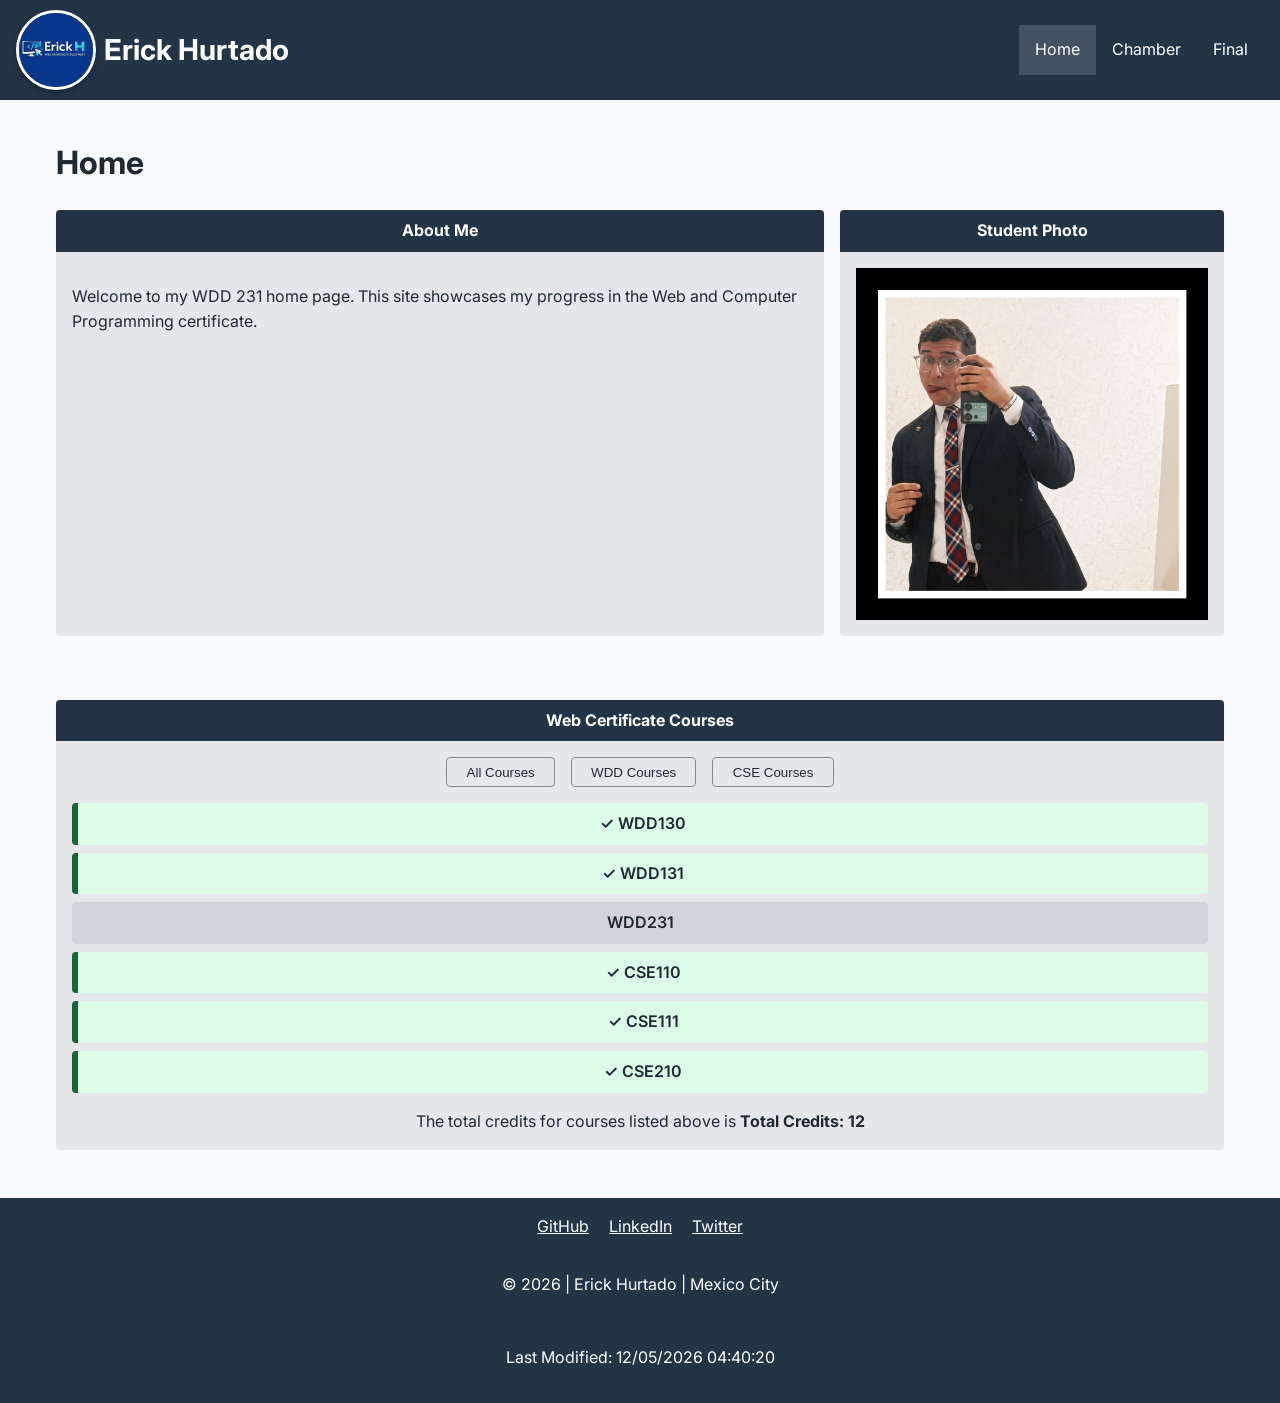
<file: index.html>
<!DOCTYPE html>
<html lang="en">
<head>
  <meta charset="UTF-8">
  <meta name="description" content="WDD 231 Home Page – Erick Hurtado - Web and Computer Programming">
  <meta name="author" content="Erick Hurtado">
  <meta name="viewport" content="width=device-width, initial-scale=1.0">

  <title>WDD 231 | Home</title>

  <link rel="preconnect" href="https://fonts.googleapis.com">
  <link rel="preconnect" href="https://fonts.gstatic.com" crossorigin>
  <link href="https://fonts.googleapis.com/css2?family=Inter:wght@400;600;700&display=swap" rel="stylesheet">

  <link rel="stylesheet" href="styles/styles_small.css">
  <link rel="stylesheet" href="styles/styles_large.css" media="(min-width:768px)">
  <script src="scripts/main.js" defer></script>
</head>

<body>
  <header class="site-header">
    <div class="logo-area">
        <img src="images/logo.svg" alt="Logo" class="logo">
        <span class="site-name">Erick Hurtado</span>
    </div>

    <div class="nav-wrapper">
        <button id="menuButton" aria-label="Open navigation menu">
            ☰
        </button>

        <nav id="primaryNav">
            <a href="index.html" class="active">Home</a>
            <a href="chamber/index.html">Chamber</a>
            <a href="final/index.html">Final</a>
        </nav>
    </div>
  </header>

  <main>
  <h1>Home</h1>

  <div class="home-grid">
    <section class="card about">
      <h2>About Me</h2>
      <p>
        Welcome to my WDD 231 home page. This site showcases my progress
        in the Web and Computer Programming certificate.
      </p>
    </section>

    <section class="card photo">
      <h2>Student Photo</h2>
      <img src="images/profile.jpg" alt="Student photo">
    </section>
  </div>

  <section class="card certificate">

    <h2>Web Certificate Courses</h2>

    <div class="course-controls">
        <button data-filter="all" id="allBtn">All Courses</button>
        <button data-filter="wdd" id="wddBtn">WDD Courses</button>
        <button data-filter="cse" id="cseBtn">CSE Courses</button>
    </div>

    <div id="courses" class="course-list"></div>

    <p class="credits">
        The total credits for courses listed above is
        <strong><span id="totalCredits">0</span></strong>
    </p>

  </section>
  </main>

  <footer>
    <div class="social">
      <a href="https://github.com/yourusername" target="_blank">GitHub</a>
      <a href="https://www.linkedin.com/in/yourusername" target="_blank">LinkedIn</a>
      <a href="https://twitter.com" target="_blank">Twitter</a>
    </div>

    <div class="footer-info">
      <p>
        &copy; <span id="currentYear"></span> | Erick Hurtado | Mexico City
      </p>
    </div>

    <div>
      <p id="lastModified"></p>
    </div>
  </footer>
</body>
</html>
</file>
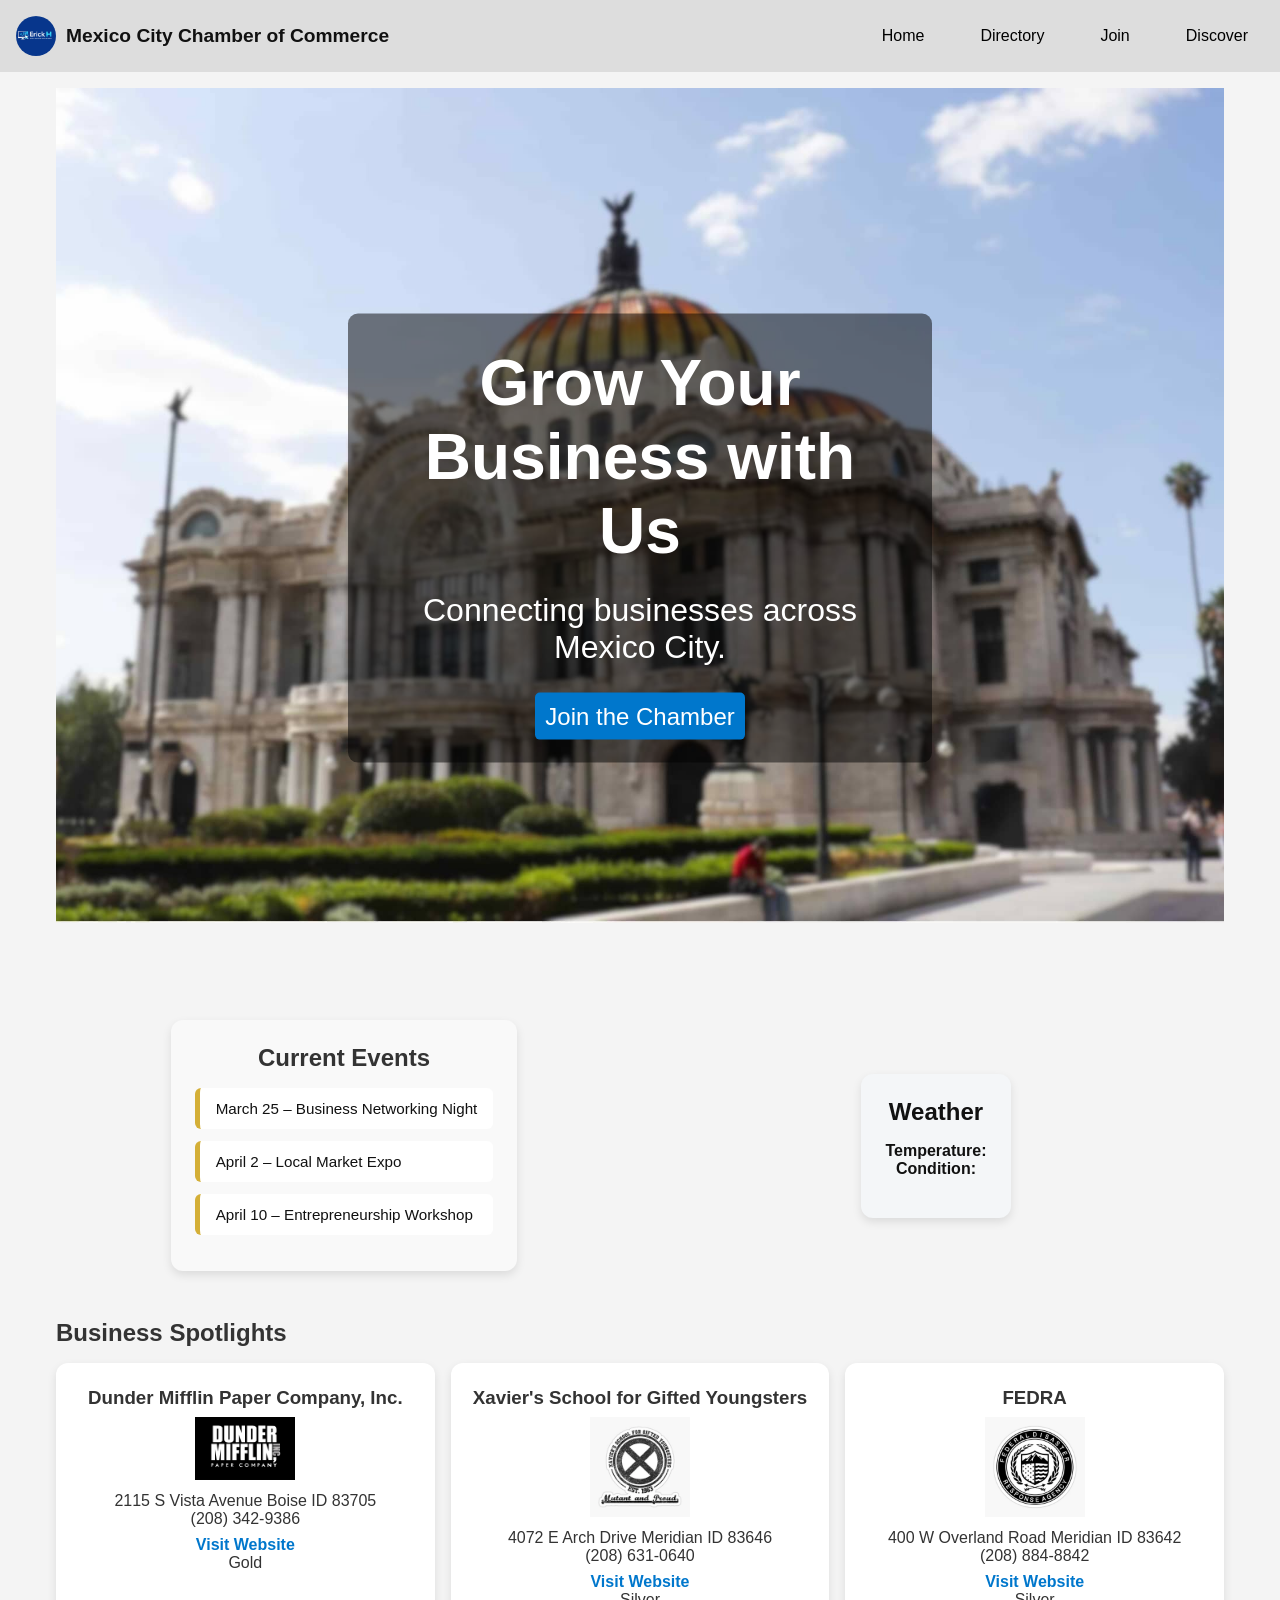
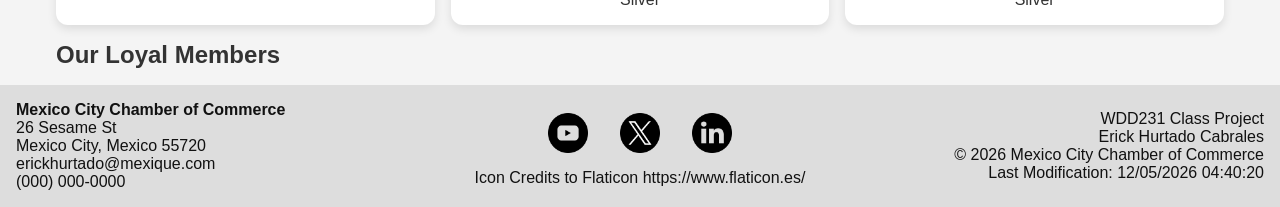
<file: chamber/index.html>
<!DOCTYPE html>
    <html lang="en-US">

    <head>
        <link rel="stylesheet" href="styles/styles.css">
        <link rel="stylesheet" href="styles/styles_large.css">
        <meta charset="utf-8">
        <meta name="viewport" content="width=device-width, initial-scale=1.0">
        <title>WDD 231 – Chamber of Commerce Home Page – Erick Hurtado Cabrales</title>
        <link rel="icon" href="images/favicon.ico">
        <meta name="description" content="WDD 231 – Chamber of Commerce Home Page – Erick Hurtado Cabrales">
        <meta name="author" content="Erick Hurtado">
        <meta property="og:title" content="WDD 231">
        <meta property="og:description" content="Welcome to the Chamber of Commerce Home Page, made by Erick Hurtado.">
        <meta property="og:url" content="https://erickhurtad0.github.io/wdd231/chamber/index.html">
        <meta property="og:locale" content="en_US">
        <meta property="og:image" content="https://erickhurtad0.github.io/wdd231/chamber/images/logo.png">
        <meta property="og:image:width" content="1920">
        <meta property="og:image:height" content="1280">
        <meta property="og:type" content="website">
        <meta property="og:site_name" content="Chamber of Commerce Home Page">
        <link rel="preconnect" href="https://fonts.googleapis.com">
        <link rel="preconnect" href="https://fonts.gstatic.com" crossorigin>
        <link href="https://fonts.googleapis.com/css2?family=Merriweather:ital,opsz,wght@0,18..144,300..900;1,18..144,300..900&family=Roboto+Slab:wght@100..900&display=swap" rel="stylesheet">
        <script src="scripts/scripts_index.js" defer></script>
    </head>

        <body>
            <header>

                <div class="logo-area">
                <img src="images/logo.png" alt="Chamber Logo">
                <h1>Mexico City Chamber of Commerce</h1>
                </div>

                <div class="nav-controls">
                <button id="menuButton">☰</button>
                </div>

                <nav id="primaryNav">
                <ul>
                <li><a href="index.html">Home</a></li>
                <li><a href="directory.html">Directory</a></li>
                <li><a href="join.html">Join</a></li>
                <li><a href="discover.html">Discover</a></li>
                </ul>
                </nav>

            </header>

            <main>

                <section class="hero">
                    <img src="images/hero.jpg" alt="Mexico City Business District">
                    <div class="hero-text">
                        <h2>Grow Your Business with Us</h2>
                        <p>Connecting businesses across Mexico City.</p>
                        <a href="#" class="cta-button">Join the Chamber</a>
                    </div>
                </section>

                <div class="home-grid">

                    <section class="events">
                        <h2>Current Events</h2>
                        <ul>
                            <li> March 25 – Business Networking Night</li>
                            <li> April 2 – Local Market Expo</li>
                            <li> April 10 – Entrepreneurship Workshop</li>
                        </ul>
                    </section>

                    <section class="weather">
                        <h2>Weather</h2>
                        <p><strong>Temperature:</strong> <span id="current-temp"></span></p>
                        <p><strong>Condition:</strong> <span id="weather-desc"></span></p>
                        <div id="forecast"></div>
                    </section>

                </div>

                <section class="spotlights">
                    <h2>Business Spotlights</h2>
                    <div id="spotlight-container"></div>
                </section>

                <section class="members-section">
                    <h2>Our Loyal Members</h2>
                    <div id="members"></div>
                </section>

            </main>

            <footer>

                <div class="footer-left">
                    <p><strong>Mexico City Chamber of Commerce</strong></p>
                    <p>26 Sesame St</p>
                    <p>Mexico City, Mexico 55720</p>
                    <p>erickhurtado@mexique.com</p>
                    <p>(000) 000-0000</p>
                </div>

                <div class="footer-social">

                    <div class="social-icons">
                        <img src="images/youtube.png" alt="YouTube">
                        <img src="images/xtwitter.png" alt="X">
                        <img src="images/linkedin.png" alt="LinkedIn">
                    </div>

                    <p>Icon Credits to Flaticon https://www.flaticon.es/</p>
                </div>

                <div class="footer-right">
                    <p>WDD231 Class Project</p>
                    <p>Erick Hurtado Cabrales</p>
                    <p>© 2026 Mexico City Chamber of Commerce</p>
                    <p>Last Modification: <span id="lastModified"></span></p>
                </div>

            </footer>
        </body>

    </html>
</file>
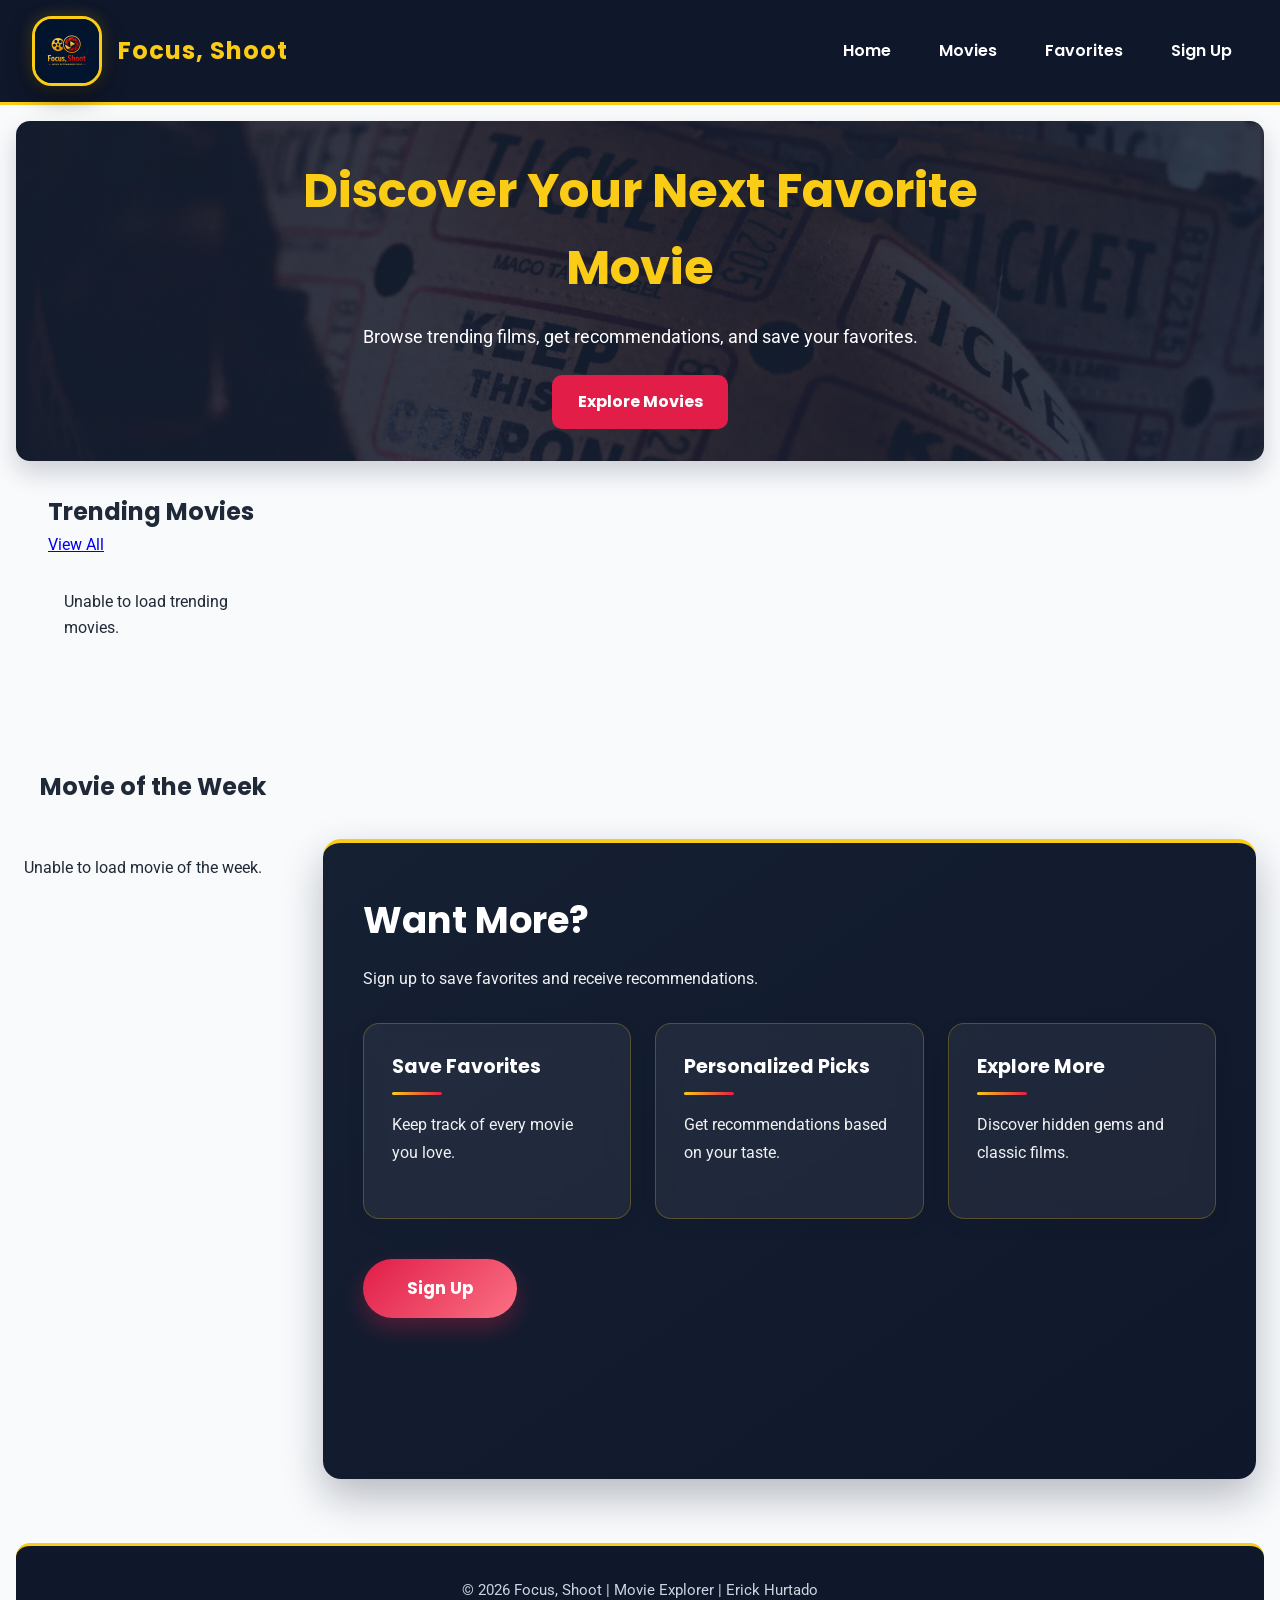
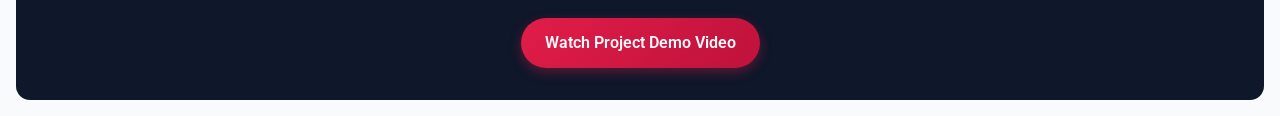
<file: final/index.html>
<!DOCTYPE html>
    <html lang="en">
    <head>
        <link rel="stylesheet" href="styles/styles_large.css">
        <link rel="stylesheet" href="styles/styles_mobile.css">
        <meta charset="utf-8">
        <meta name="viewport" content="width=device-width, initial-scale=1.0">
        <title>WDD 231 – Focus, Shoot Home Page – Erick Hurtado Cabrales</title>
        <link rel="icon" href="images/favicon.ico">
        <link rel="preconnect" href="https://fonts.googleapis.com">
        <link rel="preconnect" href="https://fonts.gstatic.com" crossorigin>
        <link href="https://fonts.googleapis.com/css2?family=Poppins:wght@400;600;700&family=Roboto:wght@400;500&display=swap" rel="stylesheet">
        <meta name="viewport" content="width=device-width, initial-scale=1.0">
        <meta name="description" content="WDD 231 – Focus, Shoot Home Page – Erick Hurtado Cabrales">
        <meta name="author" content="Erick Hurtado">
        <meta property="og:title" content="WDD 231">
        <meta property="og:description" content="Welcome to Focus, Shoot Home Page, made by Erick Hurtado.">
        <meta property="og:url" content="https://erickhurtad0.github.io/wdd231/final/index.html">
        <meta property="og:locale" content="en_US">
        <meta property="og:image" content="https://erickhurtad0.github.io/wdd231/final/images/logo.png">
        <meta property="og:image:width" content="1920">
        <meta property="og:image:height" content="1280">
        <meta property="og:type" content="website">
        <meta property="og:site_name" content="Focus, Shoot Home Page">
        <link rel="preconnect" href="https://fonts.googleapis.com">
        <link rel="preconnect" href="https://fonts.gstatic.com" crossorigin>
        <link href="https://fonts.googleapis.com/css2?family=Merriweather:ital,opsz,wght@0,18..144,300..900;1,18..144,300..900&family=Roboto+Slab:wght@100..900&display=swap" rel="stylesheet">
        <script src="scripts/home.js" type="module"></script>
    </head>

    <body>
    <header>
    <nav class="navbar">
            <div class="logo-container">
                <img src="images/logo.jpg" alt="Focus Shoot logo" class="site-logo">
                <a href="index.html" class="logo">Focus, Shoot</a>
            </div>

            <button id="menuToggle" class="menu-toggle" aria-label="Open menu">
            ☰
            </button>

            <ul id="primaryNav" class="nav-links">
            <li><a href="index.html">Home</a></li>
            <li><a href="movies.html">Movies</a></li>
            <li><a href="favorites.html">Favorites</a></li>
            <li><a href="signup.html">Sign Up</a></li>
            </ul>
        </nav>
    </header>
    
<main>
    <section class="hero">
      <div class="hero-content">
        <h1>Discover Your Next Favorite Movie</h1>
        <p>
          Browse trending films, get recommendations, and save your favorites.
        </p>
        <a href="movies.html" class="hero-btn">Explore Movies</a>
      </div>
    </section>

    <section class="movies-section">
      <div class="section-header">
        <h2>Trending Movies</h2>
        <a href="movies.html" class="view-all-btn">View All</a>
      </div>

      <div class="movie-grid" id="trending-container">
        <p class="loading-text">Loading trending movies...</p>
      </div>
    </section>

    <section class="random-section">
      <div class="section-header">
        <h2>Movie of the Week</h2>
      </div>
      
      <div id="random-movie">
        <p class="loading-text">Loading movie of the week...</p>
      </div>

      <div class="signup-box">
        <h2>Want More?</h2>
        <p>Sign up to save favorites and receive recommendations.</p>

        <div class="benefits">
        <div class="benefit-card">
            <h3>Save Favorites</h3>
            <p>Keep track of every movie you love.</p>
        </div>

        <div class="benefit-card">
            <h3>Personalized Picks</h3>
            <p>Get recommendations based on your taste.</p>
        </div>

        <div class="benefit-card">
            <h3>Explore More</h3>
            <p>Discover hidden gems and classic films.</p>
        </div>
        </div>

        <a href="signup.html" class="signup-btn">Sign Up</a>
      </div>
    </section>
  </main>

  <footer class="site-footer">
    <p>&copy; 2026 Focus, Shoot | Movie Explorer | Erick Hurtado</p>

    <a
      href="https://www.youtube.com/watch?v=G-DFZu-Fvbs"
      target="_blank"
      rel="noopener"
      class="video-link"
    >
      Watch Project Demo Video
    </a>
  </footer>


</body>
</html>
</file>
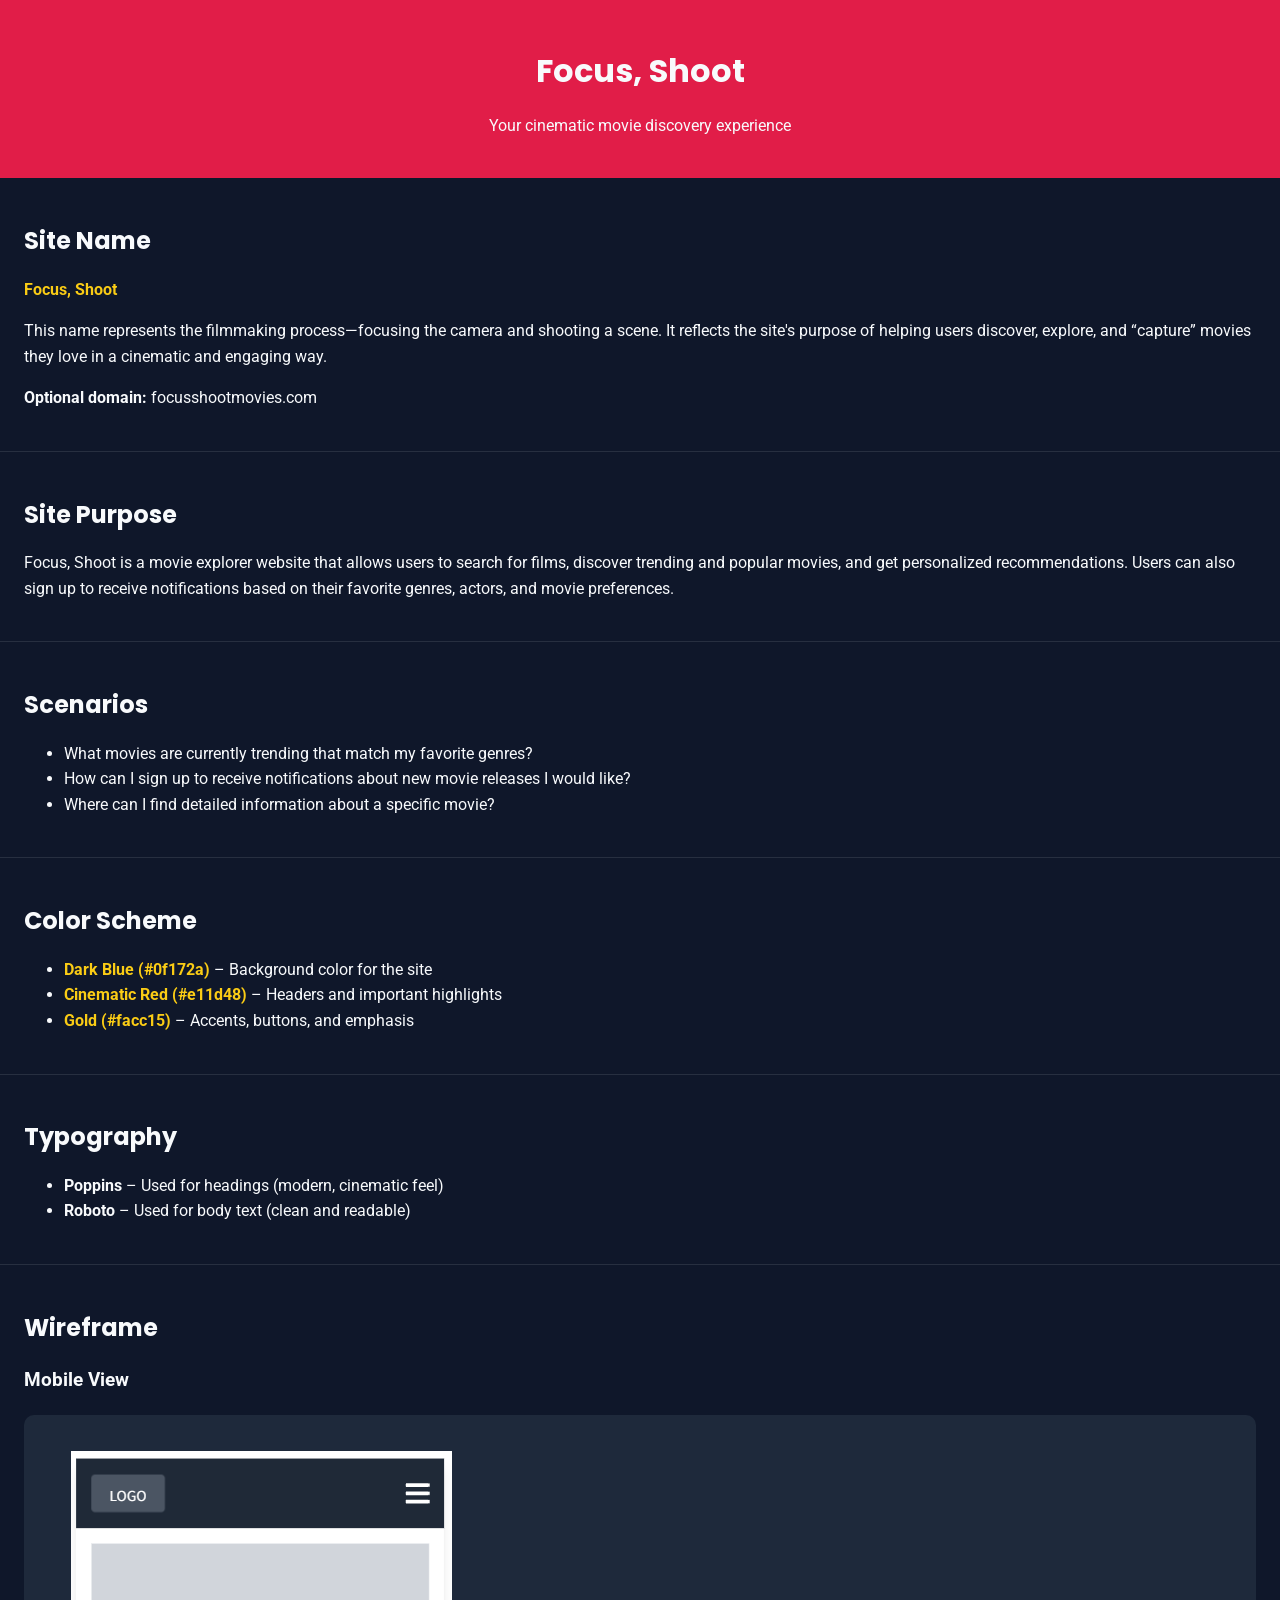
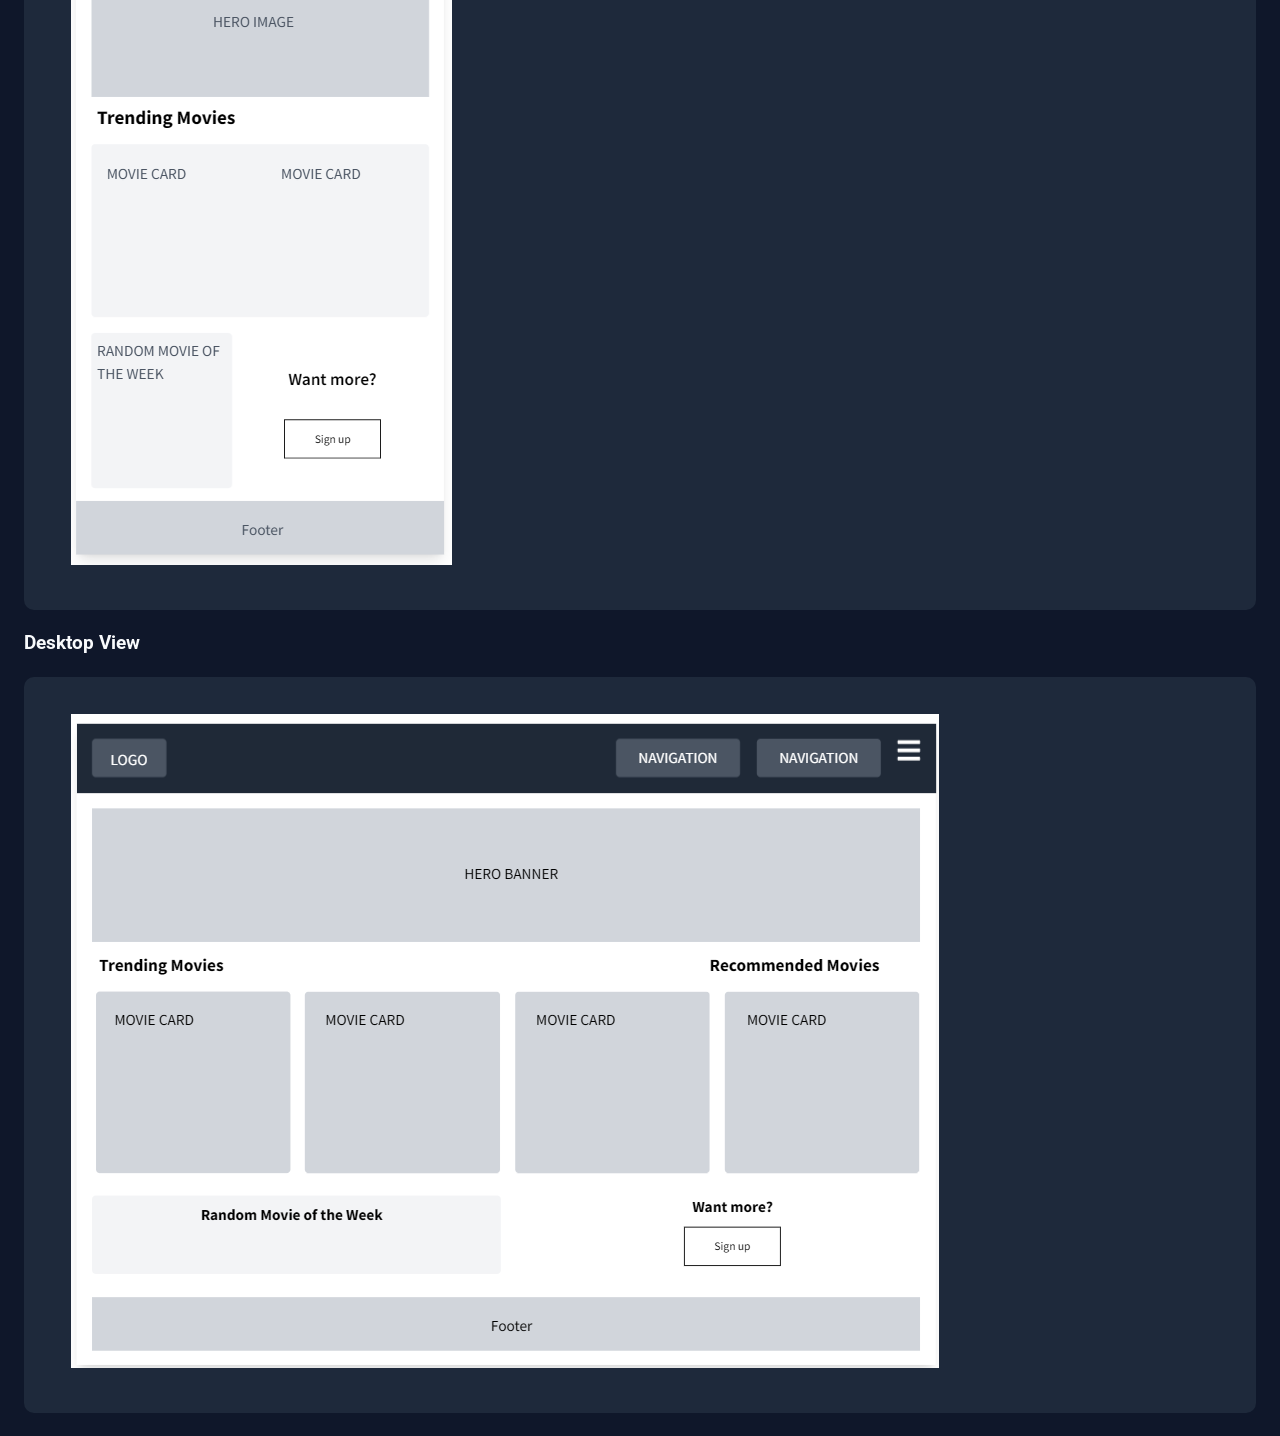
<file: website_plan.html>
<!DOCTYPE html>
<html lang="en">
<head>
  <meta charset="UTF-8">
  <meta name="viewport" content="width=device-width, initial-scale=1.0">
  <title>Focus, Shoot - Site Plan</title>
  <link href="https://fonts.googleapis.com/css2?family=Poppins:wght@300;600&family=Roboto:wght@300;400&display=swap" rel="stylesheet">
  <link rel="stylesheet" href="styles/styles_plan.css">
</head>

<body>

<header>
  <h1>Focus, Shoot</h1>
  <p>Your cinematic movie discovery experience</p>
</header>

<section>
  <h2>Site Name</h2>
  <p><span class="highlight">Focus, Shoot</span></p>
  <p>
    This name represents the filmmaking process—focusing the camera and shooting a scene.
    It reflects the site's purpose of helping users discover, explore, and “capture” movies
    they love in a cinematic and engaging way.
  </p>
  <p><strong>Optional domain:</strong> focusshootmovies.com</p>
</section>

<section>
  <h2>Site Purpose</h2>
  <p>
    Focus, Shoot is a movie explorer website that allows users to search for films,
    discover trending and popular movies, and get personalized recommendations.
    Users can also sign up to receive notifications based on their favorite genres,
    actors, and movie preferences.
  </p>
</section>

<section>
  <h2>Scenarios</h2>
  <ul>
    <li>What movies are currently trending that match my favorite genres?</li>
    <li>How can I sign up to receive notifications about new movie releases I would like?</li>
    <li>Where can I find detailed information about a specific movie?</li>
  </ul>
</section>

<section>
  <h2>Color Scheme</h2>
  <ul>
    <li><span class="highlight">Dark Blue (#0f172a)</span> – Background color for the site</li>
    <li><span class="highlight">Cinematic Red (#e11d48)</span> – Headers and important highlights</li>
    <li><span class="highlight">Gold (#facc15)</span> – Accents, buttons, and emphasis</li>
  </ul>
</section>

<section>
  <h2>Typography</h2>
  <ul>
    <li><strong>Poppins</strong> – Used for headings (modern, cinematic feel)</li>
    <li><strong>Roboto</strong> – Used for body text (clean and readable)</li>
  </ul>
</section>

<section>
  <h2>Wireframe</h2>

  <h3>Mobile View</h3>
  <div class="wireframe">
    <img src="images/wireframe_small.png" alt="phone">
  </div>

  <h3>Desktop View</h3>
  <div class="wireframe">
    <img src="images/wireframe_large.png" alt="phone">
  </div>

</section>

</body>
</html>
</file>
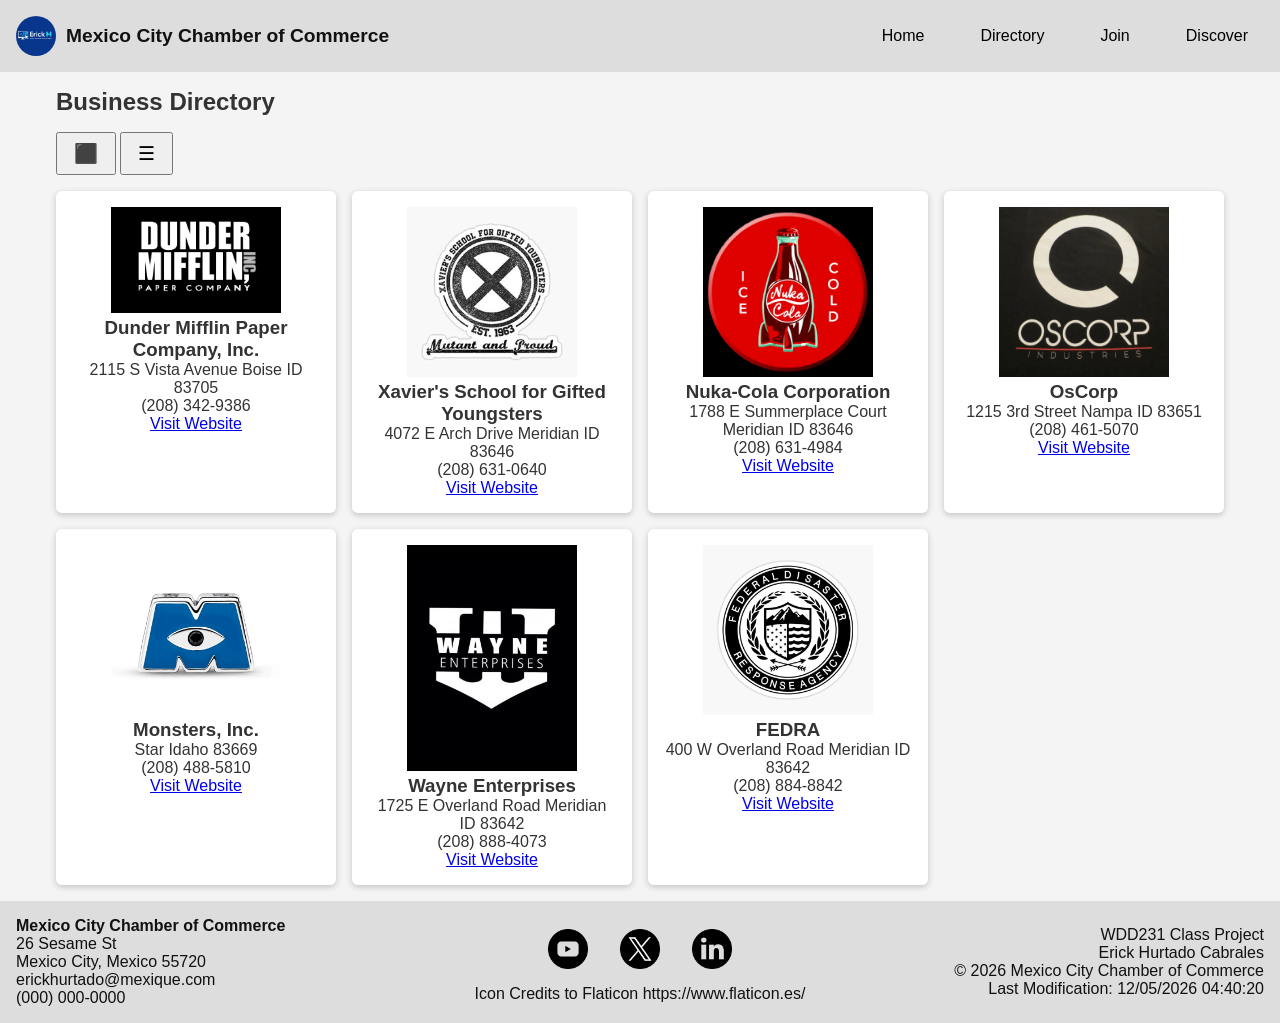
<file: chamber/directory.html>
<!DOCTYPE html>
    <html lang="en-US">

    <head>
        <link rel="stylesheet" href="styles/styles.css">
        <link rel="stylesheet" href="styles/styles_large.css">
        <meta charset="utf-8">
        <meta name="viewport" content="width=device-width, initial-scale=1.0">
        <title>WDD 231 – Chamber of Commerce Directory – Erick Hurtado Cabrales</title>
        <link rel="icon" href="images/favicon.ico">
        <meta name="description" content="WDD 231 – Chamber of Commerce Directory – Erick Hurtado Cabrales">
        <meta name="author" content="Erick Hurtado">
        <meta property="og:title" content="WDD 231">
        <meta property="og:description" content="Welcome to the Chamber of Commerce Directory, made by Erick Hurtado.">
        <meta property="og:url" content="https://erickhurtad0.github.io/wdd231/chamber/directory.html">
        <meta property="og:locale" content="en_US">
        <meta property="og:image" content="https://erickhurtad0.github.io/wdd231/chamber/images/logo.png">
        <meta property="og:image:width" content="1920">
        <meta property="og:image:height" content="1280">
        <meta property="og:type" content="website">
        <meta property="og:site_name" content="Chamber of Commerce Directory">
        <link rel="preconnect" href="https://fonts.googleapis.com">
        <link rel="preconnect" href="https://fonts.gstatic.com" crossorigin>
        <link href="https://fonts.googleapis.com/css2?family=Merriweather:ital,opsz,wght@0,18..144,300..900;1,18..144,300..900&family=Roboto+Slab:wght@100..900&display=swap" rel="stylesheet">
        <script src="scripts/scripts.js" defer></script>
    </head>

        <body>
            <header>

                <div class="logo-area">
                <img src="images/logo.png" alt="Chamber Logo">
                <h1>Mexico City Chamber of Commerce</h1>
                </div>

                <div class="nav-controls">
                <button id="menuButton">☰</button>
                </div>

                <nav id="primaryNav">
                <ul>
                <li><a href="index.html">Home</a></li>
                <li><a href="directory.html">Directory</a></li>
                <li><a href="join.html">Join</a></li>
                <li><a href="#">Discover</a></li>
                </ul>
                </nav>

            </header>

            <main>

                <h2>Business Directory</h2>

                <div class="directory-buttons">
                <button id="grid">⬛</button>
                <button id="list">☰</button>
                </div>

                <div id="members" class="grid">
                </div>

            </main>

            <footer>

                <div class="footer-left">
                    <p><strong>Mexico City Chamber of Commerce</strong></p>
                    <p>26 Sesame St</p>
                    <p>Mexico City, Mexico 55720</p>
                    <p>erickhurtado@mexique.com</p>
                    <p>(000) 000-0000</p>
                </div>

                <div class="footer-social">

                    <div class="social-icons">
                        <img src="images/youtube.png" alt="YouTube">
                        <img src="images/xtwitter.png" alt="X">
                        <img src="images/linkedin.png" alt="LinkedIn">
                    </div>

                    <p>Icon Credits to Flaticon https://www.flaticon.es/</p>
                </div>

                <div class="footer-right">
                    <p>WDD231 Class Project</p>
                    <p>Erick Hurtado Cabrales</p>
                    <p>© 2026 Mexico City Chamber of Commerce</p>
                    <p>Last Modification: <span id="lastModified"></span></p>
                </div>

            </footer>
        </body>

    </html>
</file>
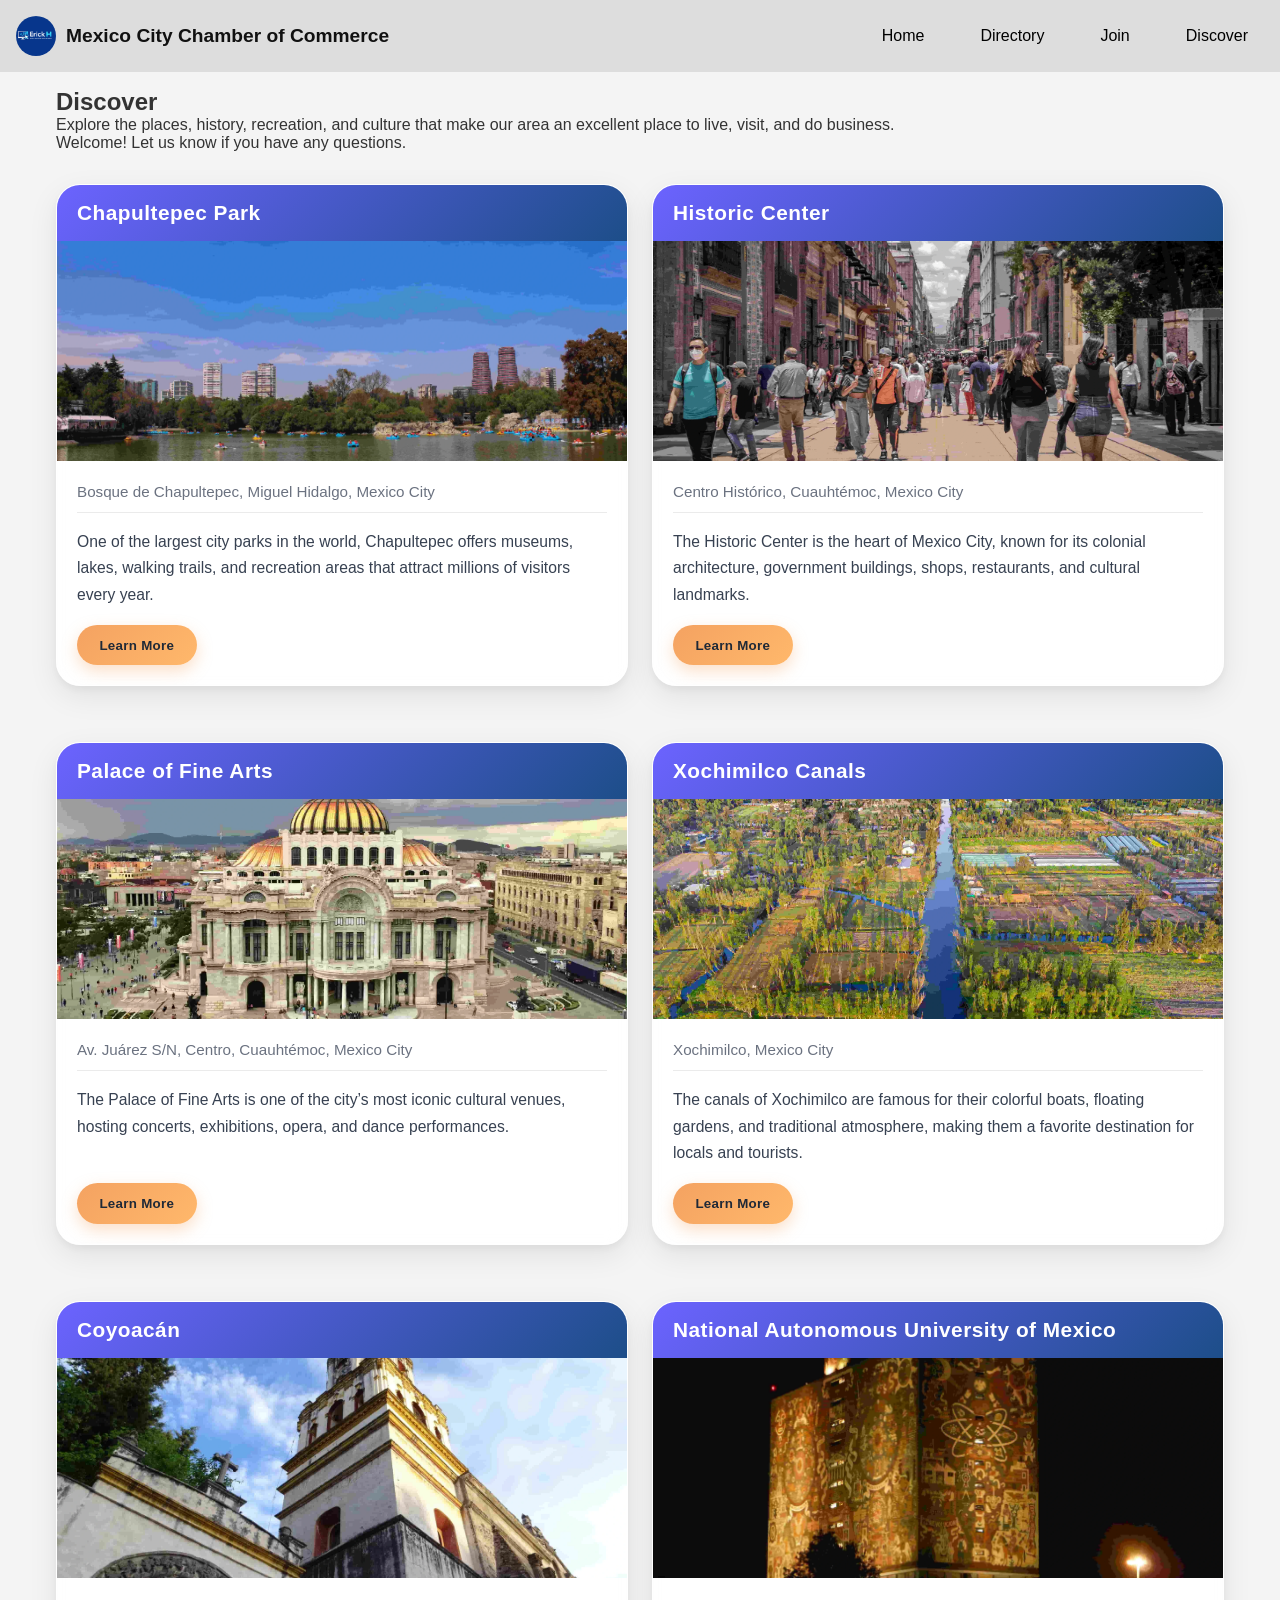
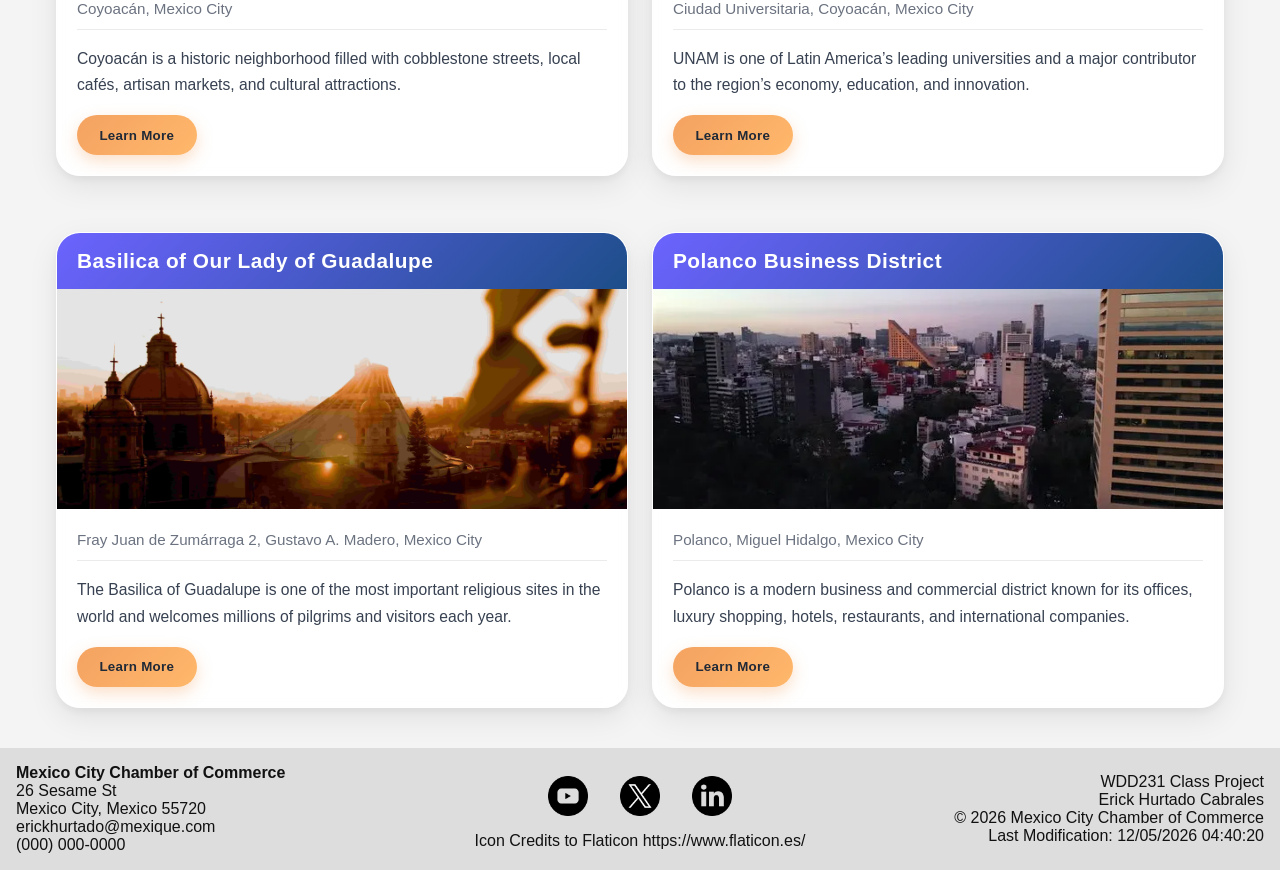
<file: chamber/discover.html>
<!DOCTYPE html>
    <html lang="en-US">

    <head>
        <link rel="stylesheet" href="styles/styles.css">
        <link rel="stylesheet" href="styles/styles_large.css">
        <link rel="stylesheet" href="styles/styles_medium.css">
        <meta charset="utf-8">
        <meta name="viewport" content="width=device-width, initial-scale=1.0">
        <title>WDD 231 – Chamber of Commerce Discover – Erick Hurtado Cabrales</title>
        <link rel="icon" href="images/favicon.ico">
        <meta name="description" content="WDD 231 – Chamber of Commerce Discover – Erick Hurtado Cabrales">
        <meta name="author" content="Erick Hurtado">
        <meta property="og:title" content="WDD 231">
        <meta property="og:description" content="Welcome to the Chamber of Commerce Discover, made by Erick Hurtado.">
        <meta property="og:url" content="https://erickhurtad0.github.io/wdd231/chamber/discover.html">
        <meta property="og:locale" content="en_US">
        <meta property="og:image" content="https://erickhurtad0.github.io/wdd231/chamber/images/logo.png">
        <meta property="og:image:width" content="1920">
        <meta property="og:image:height" content="1280">
        <meta property="og:type" content="website">
        <meta property="og:site_name" content="Chamber of Commerce Discover">
        <link rel="preconnect" href="https://fonts.googleapis.com">
        <link rel="preconnect" href="https://fonts.gstatic.com" crossorigin>
        <link href="https://fonts.googleapis.com/css2?family=Merriweather:ital,opsz,wght@0,18..144,300..900;1,18..144,300..900&family=Roboto+Slab:wght@100..900&display=swap" rel="stylesheet">
        <script type="module" src="scripts/scripts_discover.js"></script>
    </head>

        <body>
            <header>

                <div class="logo-area">
                <img src="images/logo.png" alt="Chamber Logo">
                <h1>Mexico City Chamber of Commerce</h1>
                </div>

                <div class="nav-controls">
                <button id="menuButton">☰</button>
                </div>

                <nav id="primaryNav">
                <ul>
                <li><a href="index.html">Home</a></li>
                <li><a href="directory.html">Directory</a></li>
                <li><a href="join.html">Join</a></li>
                <li><a href="discover.html">Discover</a></li>
                </ul>
                </nav>

            </header>

            <main class="discover-page">
                <section class="hero-discover">
                    <h2>Discover</h2>
                    <p>Explore the places, history, recreation, and culture that make our area an excellent place to live, visit, and do business.</p>
                </section>

                <section id="visit-message" class="visit-message">
                    <h2 class="visually-hidden">Visit Message</h2>
                </section>

                <section class="discover-grid" id="discover-grid">
                    <h2 class="visually-hidden">Discover Places</h2>
                </section>
            </main>

            <footer>

                <div class="footer-left">
                    <p><strong>Mexico City Chamber of Commerce</strong></p>
                    <p>26 Sesame St</p>
                    <p>Mexico City, Mexico 55720</p>
                    <p>erickhurtado@mexique.com</p>
                    <p>(000) 000-0000</p>
                </div>

                <div class="footer-social">

                    <div class="social-icons">
                        <img src="images/youtube.png" alt="YouTube">
                        <img src="images/xtwitter.png" alt="X">
                        <img src="images/linkedin.png" alt="LinkedIn">
                    </div>

                    <p>Icon Credits to Flaticon https://www.flaticon.es/</p>
                </div>

                <div class="footer-right">
                    <p>WDD231 Class Project</p>
                    <p>Erick Hurtado Cabrales</p>
                    <p>© 2026 Mexico City Chamber of Commerce</p>
                    <p>Last Modification: <span id="lastModified"></span></p>
                </div>

            </footer>
        </body>

    </html>
</file>
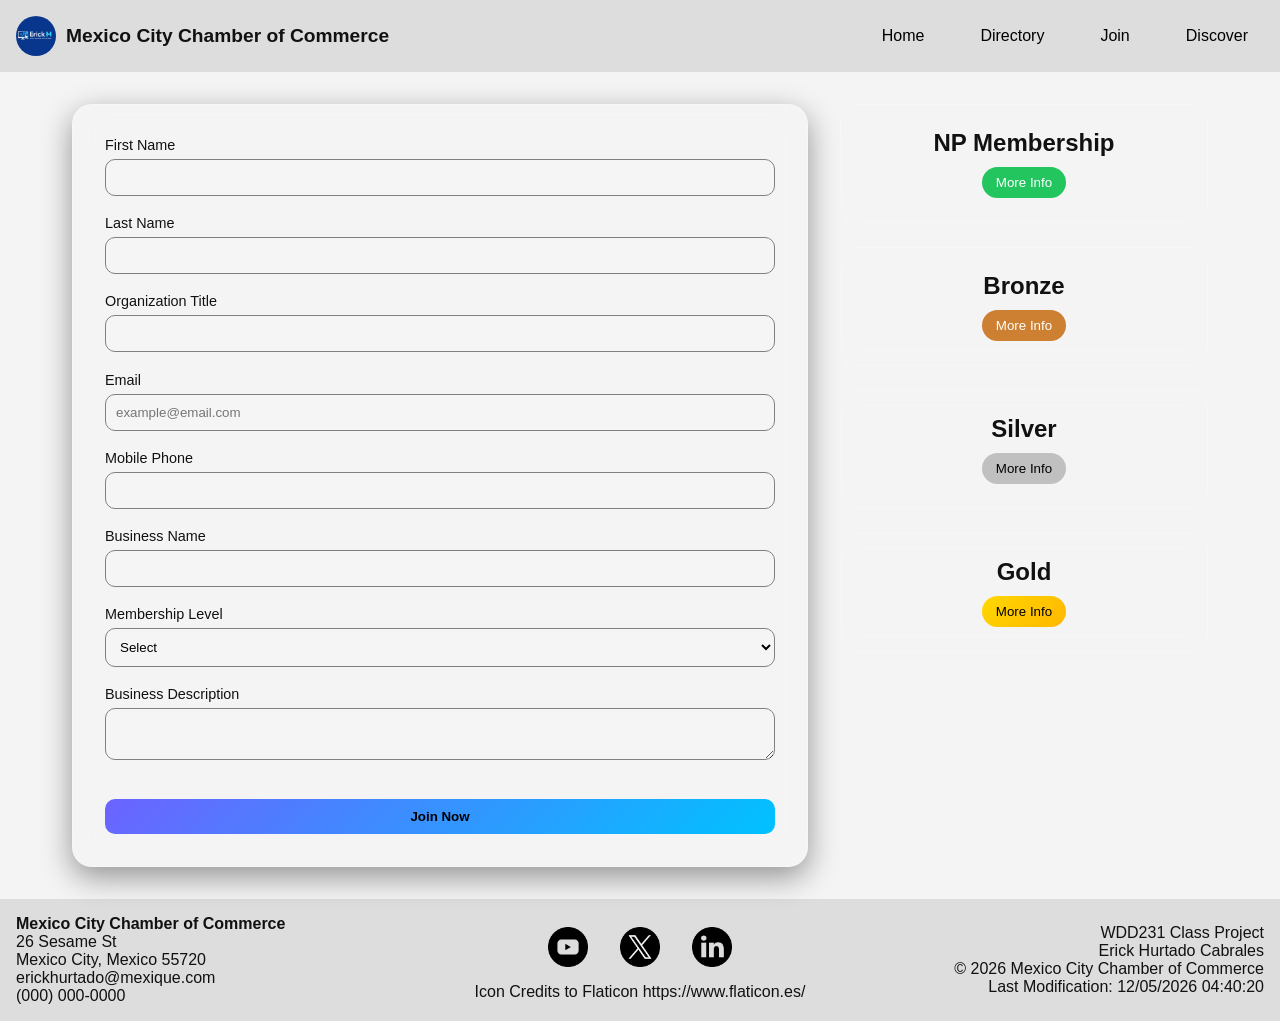
<file: chamber/join.html>
<!DOCTYPE html>
    <html lang="en-US">

    <head>
        <link rel="stylesheet" href="styles/styles.css">
        <link rel="stylesheet" href="styles/styles_large.css">
        <meta charset="utf-8">
        <meta name="viewport" content="width=device-width, initial-scale=1.0">
        <title>WDD 231 – Chamber of Commerce Join – Erick Hurtado Cabrales</title>
        <link rel="icon" href="images/favicon.ico">
        <meta name="description" content="WDD 231 – Chamber of Commerce Join – Erick Hurtado Cabrales">
        <meta name="author" content="Erick Hurtado">
        <meta property="og:title" content="WDD 231">
        <meta property="og:description" content="Welcome to the Chamber of Commerce Join, made by Erick Hurtado.">
        <meta property="og:url" content="https://erickhurtad0.github.io/wdd231/chamber/join.html">
        <meta property="og:locale" content="en_US">
        <meta property="og:image" content="https://erickhurtad0.github.io/wdd231/chamber/images/logo.png">
        <meta property="og:image:width" content="1920">
        <meta property="og:image:height" content="1280">
        <meta property="og:type" content="website">
        <meta property="og:site_name" content="Chamber of Commerce Join">
        <link rel="preconnect" href="https://fonts.googleapis.com">
        <link rel="preconnect" href="https://fonts.gstatic.com" crossorigin>
        <link href="https://fonts.googleapis.com/css2?family=Merriweather:ital,opsz,wght@0,18..144,300..900;1,18..144,300..900&family=Roboto+Slab:wght@100..900&display=swap" rel="stylesheet">
        <script src="scripts/scripts_join.js" defer></script>
    </head>

        <body>
            <header>

                <div class="logo-area">
                <img src="images/logo.png" alt="Chamber Logo">
                <h1>Mexico City Chamber of Commerce</h1>
                </div>

                <div class="nav-controls">
                <button id="menuButton">☰</button>
                </div>

                <nav id="primaryNav">
                <ul>
                <li><a href="index.html">Home</a></li>
                <li><a href="directory.html">Directory</a></li>
                <li><a href="join.html">Join</a></li>
                <li><a href="discover.html">Discover</a></li>
                </ul>
                </nav>

            </header>

            <main class="container">

                <form method="get" action="thankyou.html">

                <label>
                    First Name
                    <input type="text" name="fname" required title="Enter your first name" autocomplete="given-name">
                </label>

                <label>
                    Last Name
                    <input type="text" name="lname" required title="Enter your last name" autocomplete="family-name">
                </label>

                <label>
                Organization Title
                <input 
                    type="text"
                    name="orgtitle"
                    required
                    title="Only letters, spaces, and hyphens. Minimum 7 characters."
                    autocomplete="organization-title"
                    pattern="[A-Za-z\s\-]{7,}">
                </label>

                <label>
                    Email
                    <input type="email" name="email" required
                    title="Enter your email"
                    autocomplete="email"
                    placeholder="example@email.com">
                </label>

                <label>
                    Mobile Phone
                    <input type="tel" name="phone" required
                    title="Enter phone"
                    autocomplete="tel">
                </label>

                <label>
                    Business Name
                    <input type="text" name="business" required
                    title="Business name"
                    autocomplete="organization">
                </label>

                <label>
                    Membership Level
                    <select name="membership" required>
                        <option value="">Select</option>
                        <option value="np">NP Membership</option>
                        <option value="bronze">Bronze</option>
                        <option value="silver">Silver</option>
                        <option value="gold">Gold</option>
                    </select>
                </label>

                <label>
                    Business Description
                    <textarea name="description" title="Describe your business"></textarea>
                </label>

                <input type="hidden" id="timestamp" name="timestamp">

                <input type="submit" value="Join Now">

                </form>

                <!-- CARDS -->
                <div class="cards">

                    <div class="card">
                        <h2>NP Membership</h2>
                        <button id="npmember" data-modal="npModal">More Info</button>
                    </div>

                    <div class="card">
                        <h2>Bronze</h2>
                        <button id="bronze" data-modal="bronzeModal">More Info</button>
                    </div>

                    <div class="card">
                        <h2>Silver</h2>
                        <button id="silver" data-modal="silverModal">More Info</button>
                    </div>

                    <div class="card">
                        <h2>Gold</h2>
                        <button id="gold" data-modal="goldModal">More Info</button>
                    </div>

                </div>

            </main>

            <dialog id="npModal">
                <h2>NP Membership</h2>
                <p>No fee. Access to basic events.</p>
                <button class="close">Close</button>
            </dialog>

            <dialog id="bronzeModal">
                <h2>Bronze</h2>
                <p>Basic advertising + events.</p>
                <button class="close">Close</button>
            </dialog>

            <dialog id="silverModal">
                <h2>Silver</h2>
                <p>Training + discounts + ads.</p>
                <button class="close">Close</button>
            </dialog>

            <dialog id="goldModal">
                <h2>Gold</h2>
                <p>Premium spotlight + all benefits.</p>
                <button class="close">Close</button>
            </dialog>

            <footer>

                <div class="footer-left">
                    <p><strong>Mexico City Chamber of Commerce</strong></p>
                    <p>26 Sesame St</p>
                    <p>Mexico City, Mexico 55720</p>
                    <p>erickhurtado@mexique.com</p>
                    <p>(000) 000-0000</p>
                </div>

                <div class="footer-social">

                    <div class="social-icons">
                        <img src="images/youtube.png" alt="YouTube">
                        <img src="images/xtwitter.png" alt="X">
                        <img src="images/linkedin.png" alt="LinkedIn">
                    </div>

                    <p>Icon Credits to Flaticon https://www.flaticon.es/</p>
                </div>

                <div class="footer-right">
                    <p>WDD231 Class Project</p>
                    <p>Erick Hurtado Cabrales</p>
                    <p>© 2026 Mexico City Chamber of Commerce</p>
                    <p>Last Modification: <span id="lastModified"></span></p>
                </div>

            </footer>
        </body>

    </html>
</file>
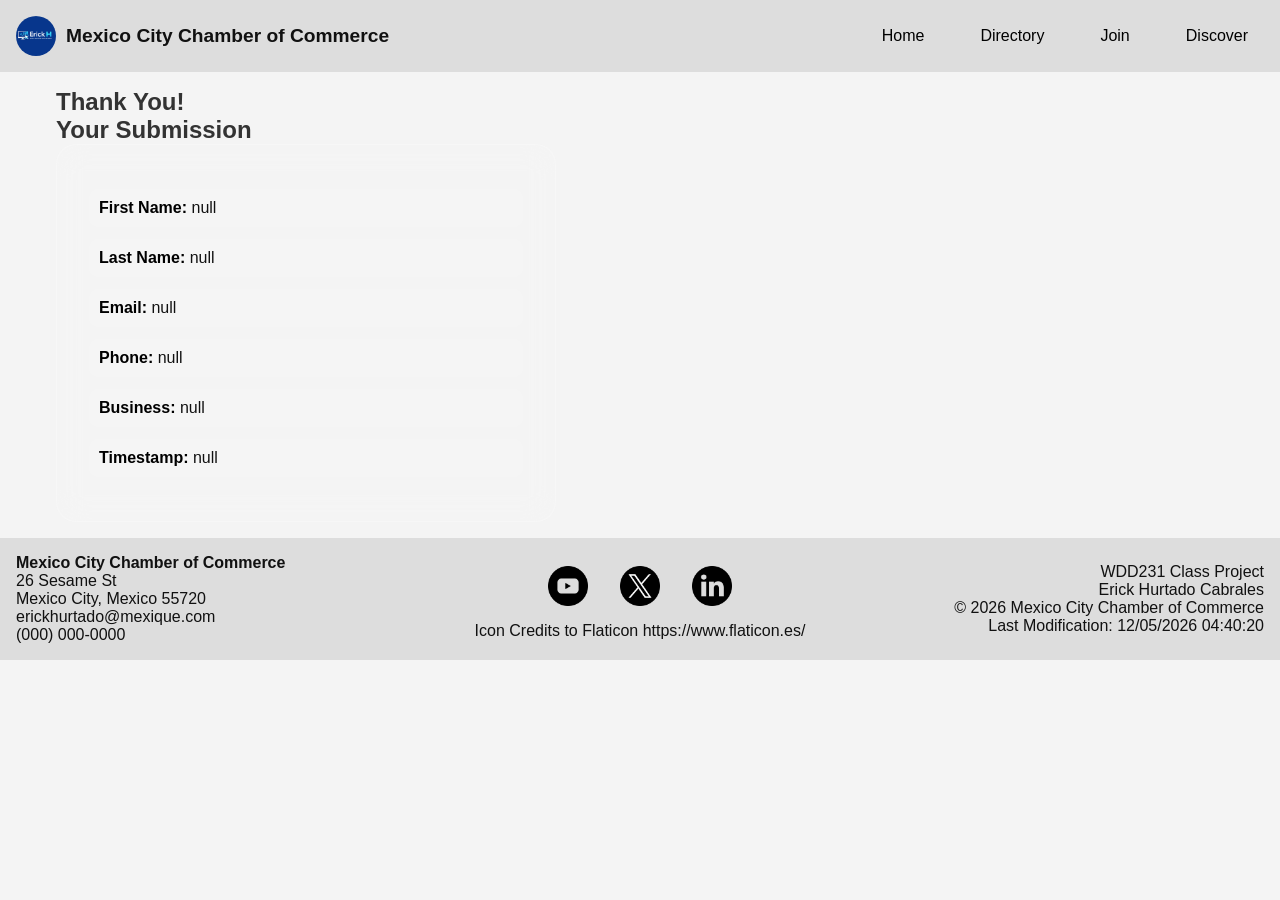
<file: chamber/thankyou.html>
<!DOCTYPE html>
    <html lang="en-US">

    <head>
        <link rel="stylesheet" href="styles/styles.css">
        <link rel="stylesheet" href="styles/styles_large.css">
        <meta charset="utf-8">
        <meta name="viewport" content="width=device-width, initial-scale=1.0">
        <title>WDD 231 – Chamber of Commerce Directory – Erick Hurtado Cabrales</title>
        <link rel="icon" href="images/favicon.ico">
        <meta name="description" content="WDD 231 – Chamber of Commerce Directory – Erick Hurtado Cabrales">
        <meta name="author" content="Erick Hurtado">
        <meta property="og:title" content="WDD 231">
        <meta property="og:description" content="Welcome to the Chamber of Commerce Directory, made by Erick Hurtado.">
        <meta property="og:url" content="https://erickhurtad0.github.io/wdd231/chamber/directory.html">
        <meta property="og:locale" content="en_US">
        <meta property="og:image" content="https://erickhurtad0.github.io/wdd231/chamber/images/logo.png">
        <meta property="og:image:width" content="1920">
        <meta property="og:image:height" content="1280">
        <meta property="og:type" content="website">
        <meta property="og:site_name" content="Chamber of Commerce Directory">
        <link rel="preconnect" href="https://fonts.googleapis.com">
        <link rel="preconnect" href="https://fonts.gstatic.com" crossorigin>
        <link href="https://fonts.googleapis.com/css2?family=Merriweather:ital,opsz,wght@0,18..144,300..900;1,18..144,300..900&family=Roboto+Slab:wght@100..900&display=swap" rel="stylesheet">
        <script src="scripts/thankyou.js" defer></script>
    </head>

        <body>
            <header>

                <div class="logo-area">
                <img src="images/logo.png" alt="Chamber Logo">
                <h1>Mexico City Chamber of Commerce</h1>
                </div>

                <div class="nav-controls">
                <button id="menuButton">☰</button>
                </div>

                <nav id="primaryNav">
                <ul>
                <li><a href="index.html">Home</a></li>
                <li><a href="directory.html">Directory</a></li>
                <li><a href="join.html">Join</a></li>
                <li><a href="#">Discover</a></li>
                </ul>
                </nav>

            </header>

            <main>

                <h2>Thank You!</h2>

                <h2>Your Submission</h2>
                <div id="results"></div>

            </main>

            <footer>

                <div class="footer-left">
                    <p><strong>Mexico City Chamber of Commerce</strong></p>
                    <p>26 Sesame St</p>
                    <p>Mexico City, Mexico 55720</p>
                    <p>erickhurtado@mexique.com</p>
                    <p>(000) 000-0000</p>
                </div>

                <div class="footer-social">

                    <div class="social-icons">
                        <img src="images/youtube.png" alt="YouTube">
                        <img src="images/xtwitter.png" alt="X">
                        <img src="images/linkedin.png" alt="LinkedIn">
                    </div>

                    <p>Icon Credits to Flaticon https://www.flaticon.es/</p>
                </div>

                <div class="footer-right">
                    <p>WDD231 Class Project</p>
                    <p>Erick Hurtado Cabrales</p>
                    <p>© 2026 Mexico City Chamber of Commerce</p>
                    <p>Last Modification: <span id="lastModified"></span></p>
                </div>

            </footer>
        </body>

    </html>
</file>
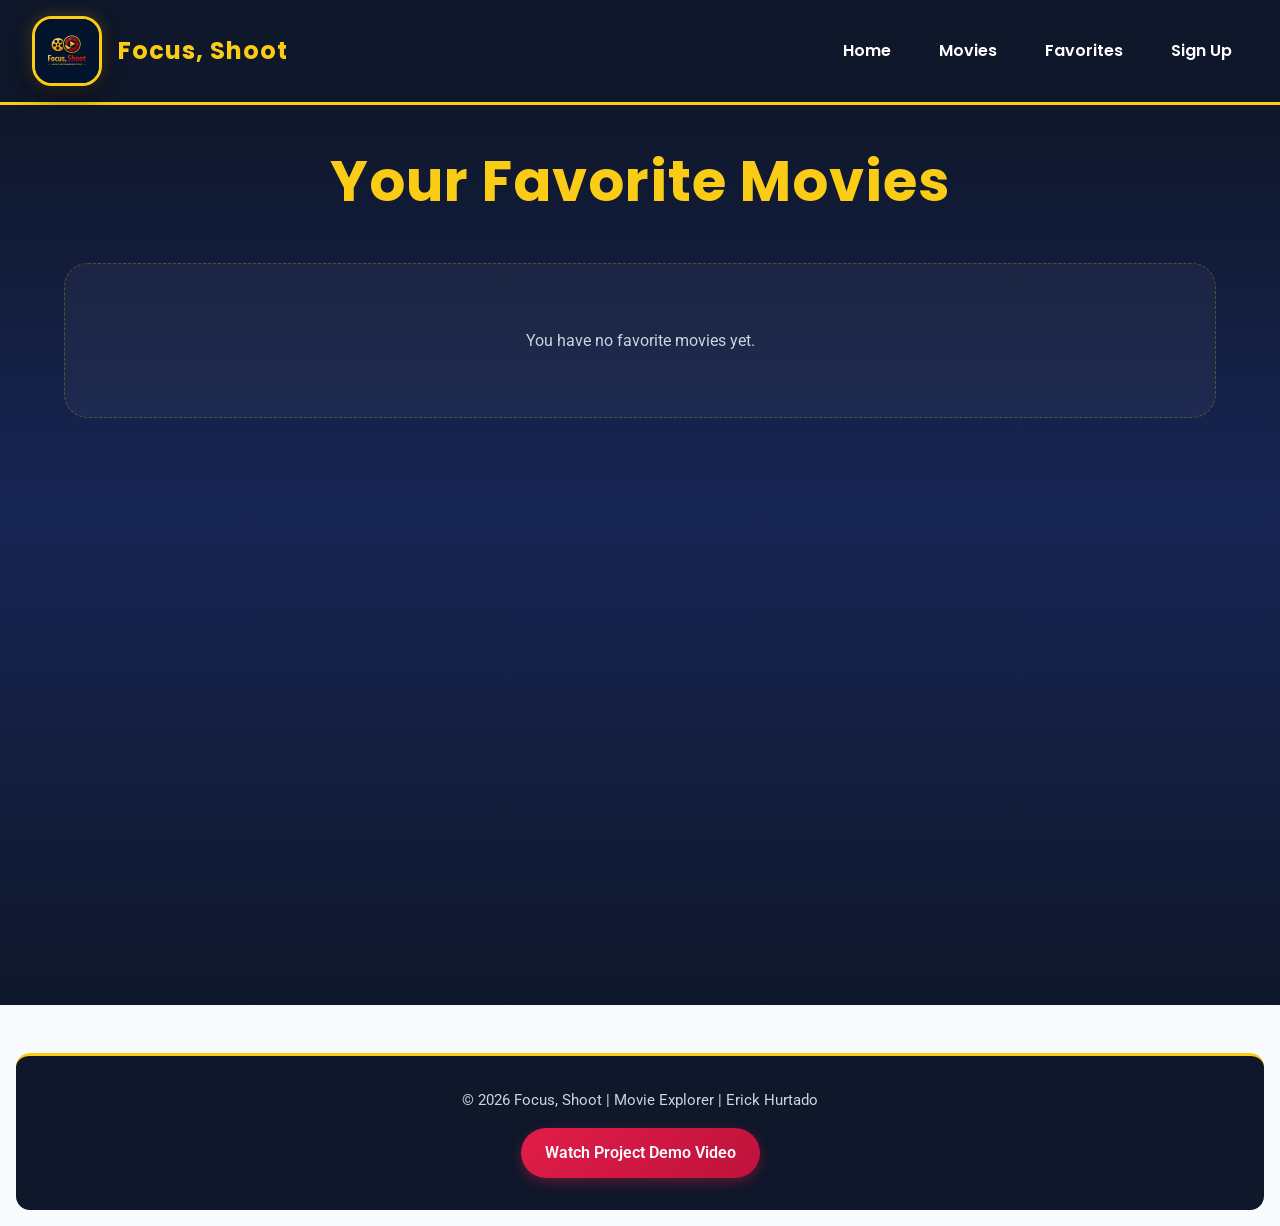
<file: final/favorites.html>
<!DOCTYPE html>
    <html lang="en">
    <head>
        <link rel="stylesheet" href="styles/styles_favorites.css">
        <link rel="stylesheet" href="styles/styles_mobile.css">
        <meta charset="utf-8">
        <meta name="viewport" content="width=device-width, initial-scale=1.0">
        <title>WDD 231 – Focus, Shoot Favorites – Erick Hurtado Cabrales</title>
        <link rel="icon" href="images/favicon.ico">
        <link rel="preconnect" href="https://fonts.googleapis.com">
        <link rel="preconnect" href="https://fonts.gstatic.com" crossorigin>
        <link href="https://fonts.googleapis.com/css2?family=Poppins:wght@400;600;700&family=Roboto:wght@400;500&display=swap" rel="stylesheet">
        <meta name="viewport" content="width=device-width, initial-scale=1.0">
        <meta name="description" content="WDD 231 – Focus, Shoot Favorites – Erick Hurtado Cabrales">
        <meta name="author" content="Erick Hurtado">
        <meta property="og:title" content="WDD 231">
        <meta property="og:description" content="Welcome to Focus, Shoot Favorites, made by Erick Hurtado.">
        <meta property="og:url" content="https://erickhurtad0.github.io/wdd231/final/home.html">
        <meta property="og:locale" content="en_US">
        <meta property="og:image" content="https://erickhurtad0.github.io/wdd231/final/images/logo.png">
        <meta property="og:image:width" content="1920">
        <meta property="og:image:height" content="1280">
        <meta property="og:type" content="website">
        <meta property="og:site_name" content="Focus, Shoot Favorites">
        <link rel="preconnect" href="https://fonts.googleapis.com">
        <link rel="preconnect" href="https://fonts.gstatic.com" crossorigin>
        <link href="https://fonts.googleapis.com/css2?family=Merriweather:ital,opsz,wght@0,18..144,300..900;1,18..144,300..900&family=Roboto+Slab:wght@100..900&display=swap" rel="stylesheet">
        <script src="scripts/favorites.js" type="module"></script>
    </head>

    <body>
    <header>
    <nav class="navbar">
            <div class="logo-container">
                <img src="images/logo.jpg" alt="Focus Shoot logo" class="site-logo">
                <a href="index.html" class="logo">Focus, Shoot</a>
            </div>

            <button id="menuToggle" class="menu-toggle" aria-label="Open menu">
            ☰
            </button>

            <ul id="primaryNav" class="nav-links">
            <li><a href="index.html">Home</a></li>
            <li><a href="movies.html">Movies</a></li>
            <li><a href="favorites.html">Favorites</a></li>
            <li><a href="signup.html">Sign Up</a></li>
            </ul>
        </nav>
    </header>

  <main>
    <section class="favorites-section">
        <h1>Your Favorite Movies</h1>
        <div id="favoritesContainer" class="movies-grid"></div>
    </section>
  </main>

  <footer class="site-footer">
  <p>&copy; 2026 Focus, Shoot | Movie Explorer | Erick Hurtado</p>

  <a
    href="https://www.youtube.com/watch?v=G-DFZu-Fvbs"
    target="_blank"
    rel="noopener"
    class="video-link"
  >
    Watch Project Demo Video
  </a>
</footer>


</body>
</html>
</file>
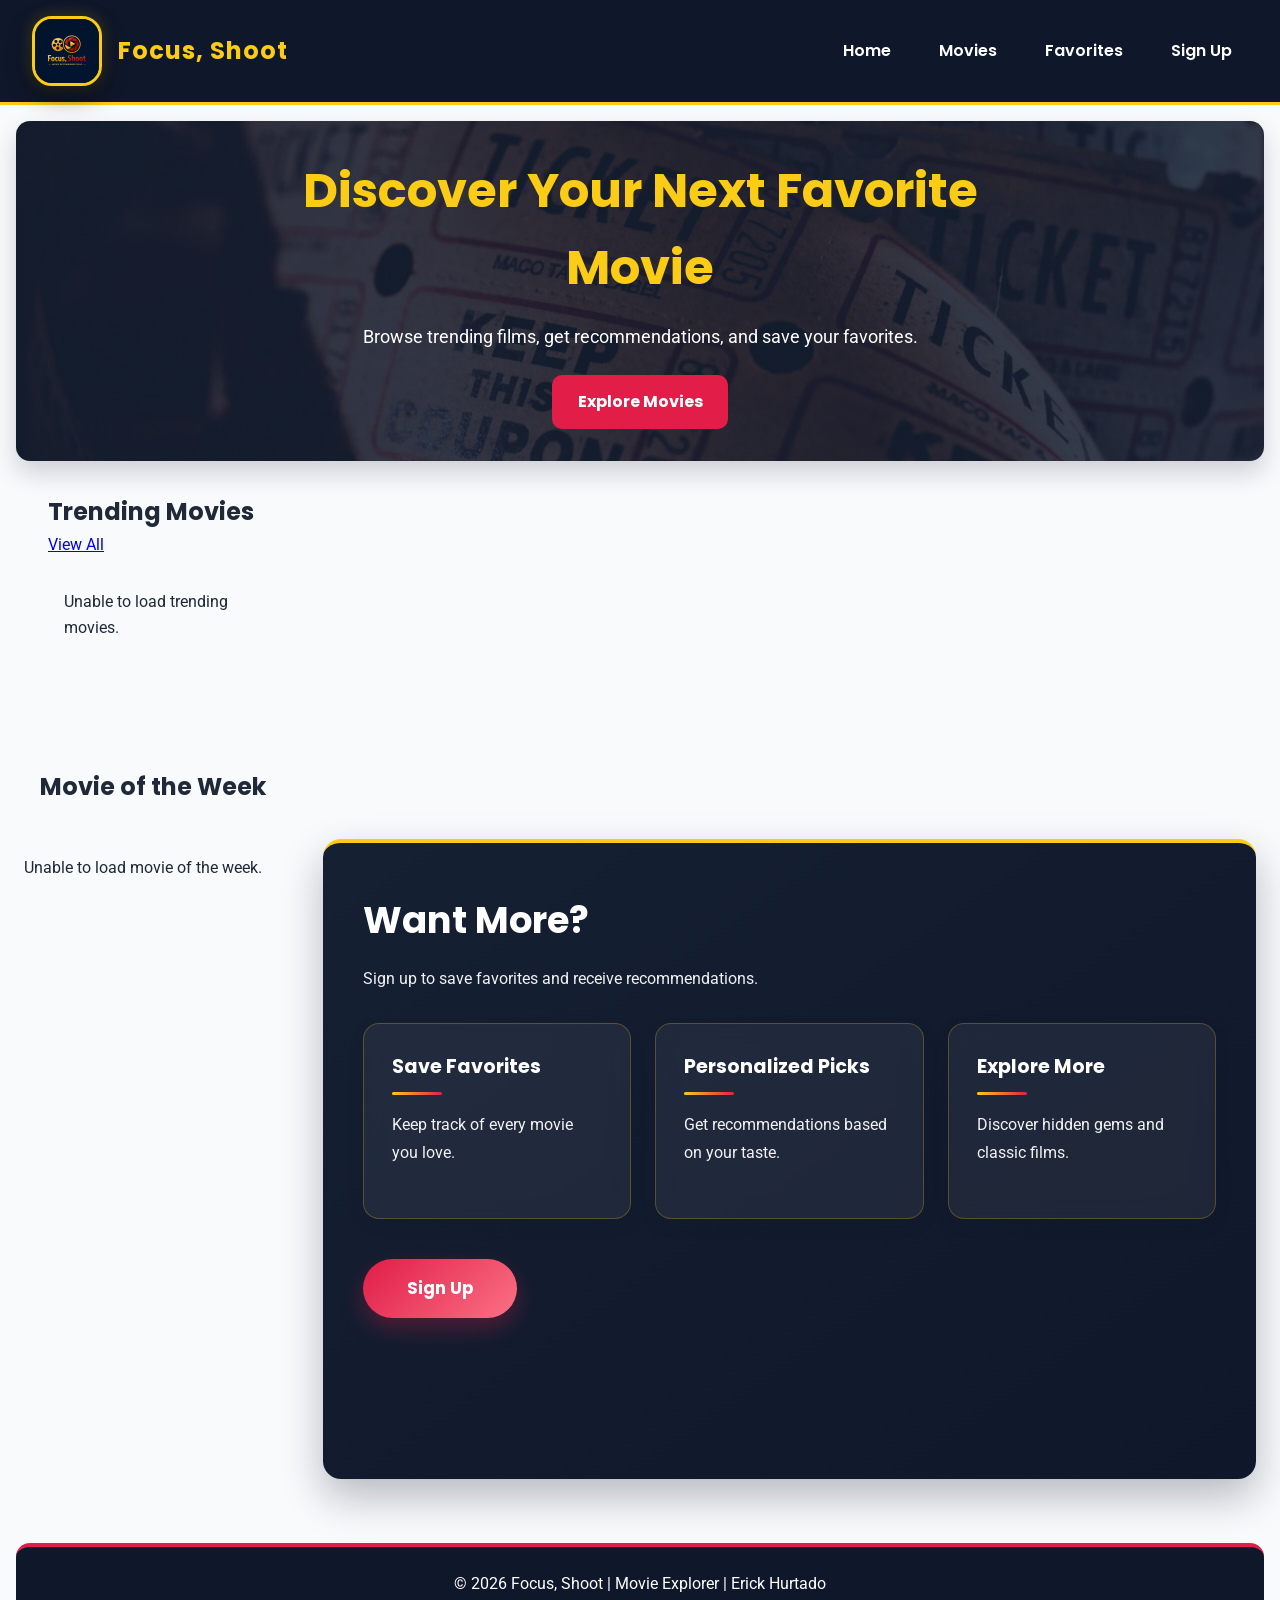
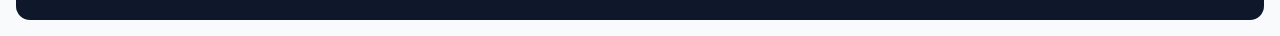
<file: final/home.html>
<!DOCTYPE html>
    <html lang="en">
    <head>
        <link rel="stylesheet" href="styles/styles_large.css">
        <link rel="stylesheet" href="styles/styles_mobile.css">
        <meta charset="utf-8">
        <meta name="viewport" content="width=device-width, initial-scale=1.0">
        <title>WDD 231 – Focus, Shoot Home Page – Erick Hurtado Cabrales</title>
        <link rel="icon" href="images/favicon.ico">
        <link rel="preconnect" href="https://fonts.googleapis.com">
        <link rel="preconnect" href="https://fonts.gstatic.com" crossorigin>
        <link href="https://fonts.googleapis.com/css2?family=Poppins:wght@400;600;700&family=Roboto:wght@400;500&display=swap" rel="stylesheet">
        <meta name="viewport" content="width=device-width, initial-scale=1.0">
        <meta name="description" content="WDD 231 – Focus, Shoot Home Page – Erick Hurtado Cabrales">
        <meta name="author" content="Erick Hurtado">
        <meta property="og:title" content="WDD 231">
        <meta property="og:description" content="Welcome to Focus, Shoot Home Page, made by Erick Hurtado.">
        <meta property="og:url" content="https://erickhurtad0.github.io/wdd231/final/home.html">
        <meta property="og:locale" content="en_US">
        <meta property="og:image" content="https://erickhurtad0.github.io/wdd231/final/images/logo.png">
        <meta property="og:image:width" content="1920">
        <meta property="og:image:height" content="1280">
        <meta property="og:type" content="website">
        <meta property="og:site_name" content="Focus, Shoot Home Page">
        <link rel="preconnect" href="https://fonts.googleapis.com">
        <link rel="preconnect" href="https://fonts.gstatic.com" crossorigin>
        <link href="https://fonts.googleapis.com/css2?family=Merriweather:ital,opsz,wght@0,18..144,300..900;1,18..144,300..900&family=Roboto+Slab:wght@100..900&display=swap" rel="stylesheet">
        <script src="scripts/home.js" type="module"></script>
    </head>

    <body>
    <header>
    <nav class="navbar">
            <div class="logo-container">
                <img src="images/logo.jpg" alt="Focus Shoot logo" class="site-logo">
                <a href="home.html" class="logo">Focus, Shoot</a>
            </div>

            <button id="menuToggle" class="menu-toggle" aria-label="Open menu">
            ☰
            </button>

            <ul id="primaryNav" class="nav-links">
            <li><a href="home.html">Home</a></li>
            <li><a href="movies.html">Movies</a></li>
            <li><a href="favorites.html">Favorites</a></li>
            <li><a href="signup.html">Sign Up</a></li>
            </ul>
        </nav>
    </header>
    
<main>
    <section class="hero">
      <div class="hero-content">
        <h1>Discover Your Next Favorite Movie</h1>
        <p>
          Browse trending films, get recommendations, and save your favorites.
        </p>
        <a href="movies.html" class="hero-btn">Explore Movies</a>
      </div>
    </section>

    <section class="movies-section">
      <div class="section-header">
        <h2>Trending Movies</h2>
        <a href="movies.html" class="view-all-btn">View All</a>
      </div>

      <div class="movie-grid" id="trending-container">
        <p class="loading-text">Loading trending movies...</p>
      </div>
    </section>

    <section class="random-section">
      <div class="section-header">
        <h2>Movie of the Week</h2>
      </div>
      
      <div id="random-movie">
        <p class="loading-text">Loading movie of the week...</p>
      </div>

      <div class="signup-box">
        <h2>Want More?</h2>
        <p>Sign up to save favorites and receive recommendations.</p>

        <div class="benefits">
        <div class="benefit-card">
            <h3>Save Favorites</h3>
            <p>Keep track of every movie you love.</p>
        </div>

        <div class="benefit-card">
            <h3>Personalized Picks</h3>
            <p>Get recommendations based on your taste.</p>
        </div>

        <div class="benefit-card">
            <h3>Explore More</h3>
            <p>Discover hidden gems and classic films.</p>
        </div>
        </div>

        <a href="signup.html" class="signup-btn">Sign Up</a>
      </div>
    </section>
  </main>

  <footer>
    <p>&copy; 2026 Focus, Shoot | Movie Explorer | Erick Hurtado</p>
  </footer>


</body>
</html>
</file>
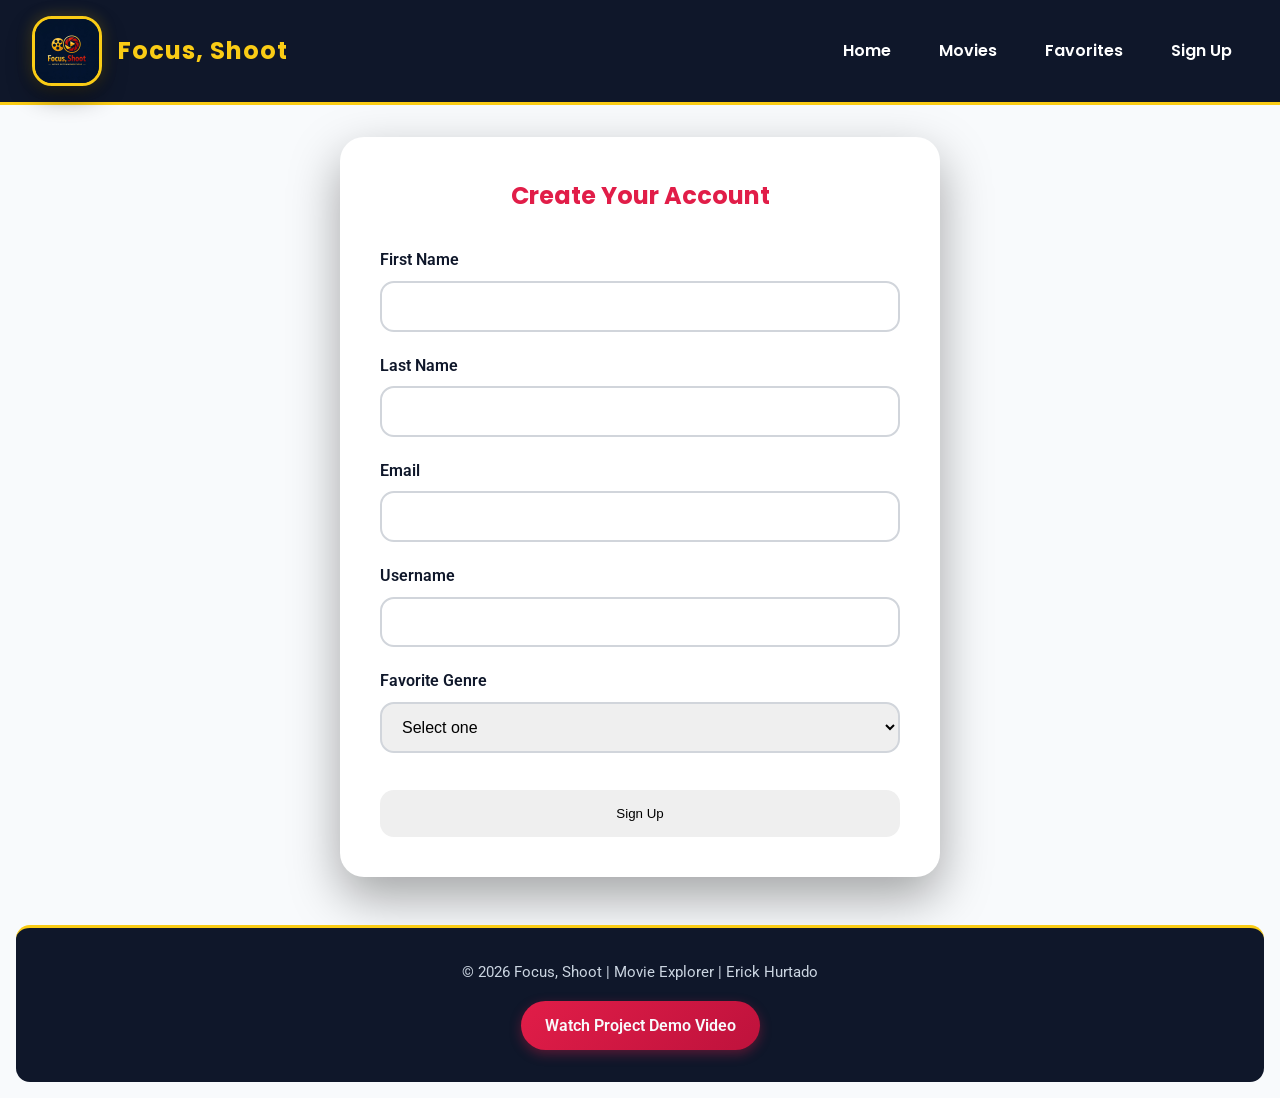
<file: final/signup.html>
<!DOCTYPE html>
    <html lang="en">
    <head>
        <link rel="stylesheet" href="styles/styles_large.css">
        <link rel="stylesheet" href="styles/styles_mobile.css">
        <meta charset="utf-8">
        <meta name="viewport" content="width=device-width, initial-scale=1.0">
        <title>WDD 231 – Focus, Shoot Signup – Erick Hurtado Cabrales</title>
        <link rel="icon" href="images/favicon.ico">
        <link rel="preconnect" href="https://fonts.googleapis.com">
        <link rel="preconnect" href="https://fonts.gstatic.com" crossorigin>
        <link href="https://fonts.googleapis.com/css2?family=Poppins:wght@400;600;700&family=Roboto:wght@400;500&display=swap" rel="stylesheet">
        <meta name="viewport" content="width=device-width, initial-scale=1.0">
        <meta name="description" content="WDD 231 – Focus, Shoot Signup – Erick Hurtado Cabrales">
        <meta name="author" content="Erick Hurtado">
        <meta property="og:title" content="WDD 231">
        <meta property="og:description" content="Welcome to Focus, Shoot Signup, made by Erick Hurtado.">
        <meta property="og:url" content="https://erickhurtad0.github.io/wdd231/final/home.html">
        <meta property="og:locale" content="en_US">
        <meta property="og:image" content="https://erickhurtad0.github.io/wdd231/final/images/logo.png">
        <meta property="og:image:width" content="1920">
        <meta property="og:image:height" content="1280">
        <meta property="og:type" content="website">
        <meta property="og:site_name" content="Focus, Shoot Signup">
        <link rel="preconnect" href="https://fonts.googleapis.com">
        <link rel="preconnect" href="https://fonts.gstatic.com" crossorigin>
        <link href="https://fonts.googleapis.com/css2?family=Merriweather:ital,opsz,wght@0,18..144,300..900;1,18..144,300..900&family=Roboto+Slab:wght@100..900&display=swap" rel="stylesheet">
        <script src="scripts/signup.js" type="module"></script>
    </head>

    <body>
    <header>
    <nav class="navbar">
            <div class="logo-container">
                <img src="images/logo.jpg" alt="Focus Shoot logo" class="site-logo">
                <a href="index.html" class="logo">Focus, Shoot</a>
            </div>

            <button id="menuToggle" class="menu-toggle" aria-label="Open menu">
            ☰
            </button>

            <ul id="primaryNav" class="nav-links">
            <li><a href="index.html">Home</a></li>
            <li><a href="movies.html">Movies</a></li>
            <li><a href="favorites.html">Favorites</a></li>
            <li><a href="signup.html">Sign Up</a></li>
            </ul>
        </nav>
    </header>

  <main>
    <section class="signup-container">
      <h2>Create Your Account</h2>

      <form id="signupForm">
        <div class="form-group">
          <label for="firstName">First Name</label>
          <input type="text" id="firstName" name="firstName" required>
        </div>

        <div class="form-group">
          <label for="lastName">Last Name</label>
          <input type="text" id="lastName" name="lastName" required>
        </div>

        <div class="form-group">
          <label for="email">Email</label>
          <input type="email" id="email" name="email" required>
        </div>

        <div class="form-group">
          <label for="username">Username</label>
          <input type="text" id="username" name="username" required>
        </div>

        <div class="form-group">
          <label for="favoriteGenre">Favorite Genre</label>
          <select id="favoriteGenre" name="favoriteGenre" required>
            <option value="">Select one</option>
            <option>Action</option>
            <option>Comedy</option>
            <option>Drama</option>
            <option>Fantasy</option>
            <option>Horror</option>
            <option>Sci-Fi</option>
            <option>Thriller</option>
          </select>
        </div>

        <button type="submit">Sign Up</button>
      </form>
    </section>
  </main>

  <footer class="site-footer">
    <p>&copy; 2026 Focus, Shoot | Movie Explorer | Erick Hurtado</p>

    <a
      href="https://www.youtube.com/watch?v=G-DFZu-Fvbs"
      target="_blank"
      rel="noopener"
      class="video-link"
    >
      Watch Project Demo Video
    </a>
  </footer>


</body>
</html>
</file>
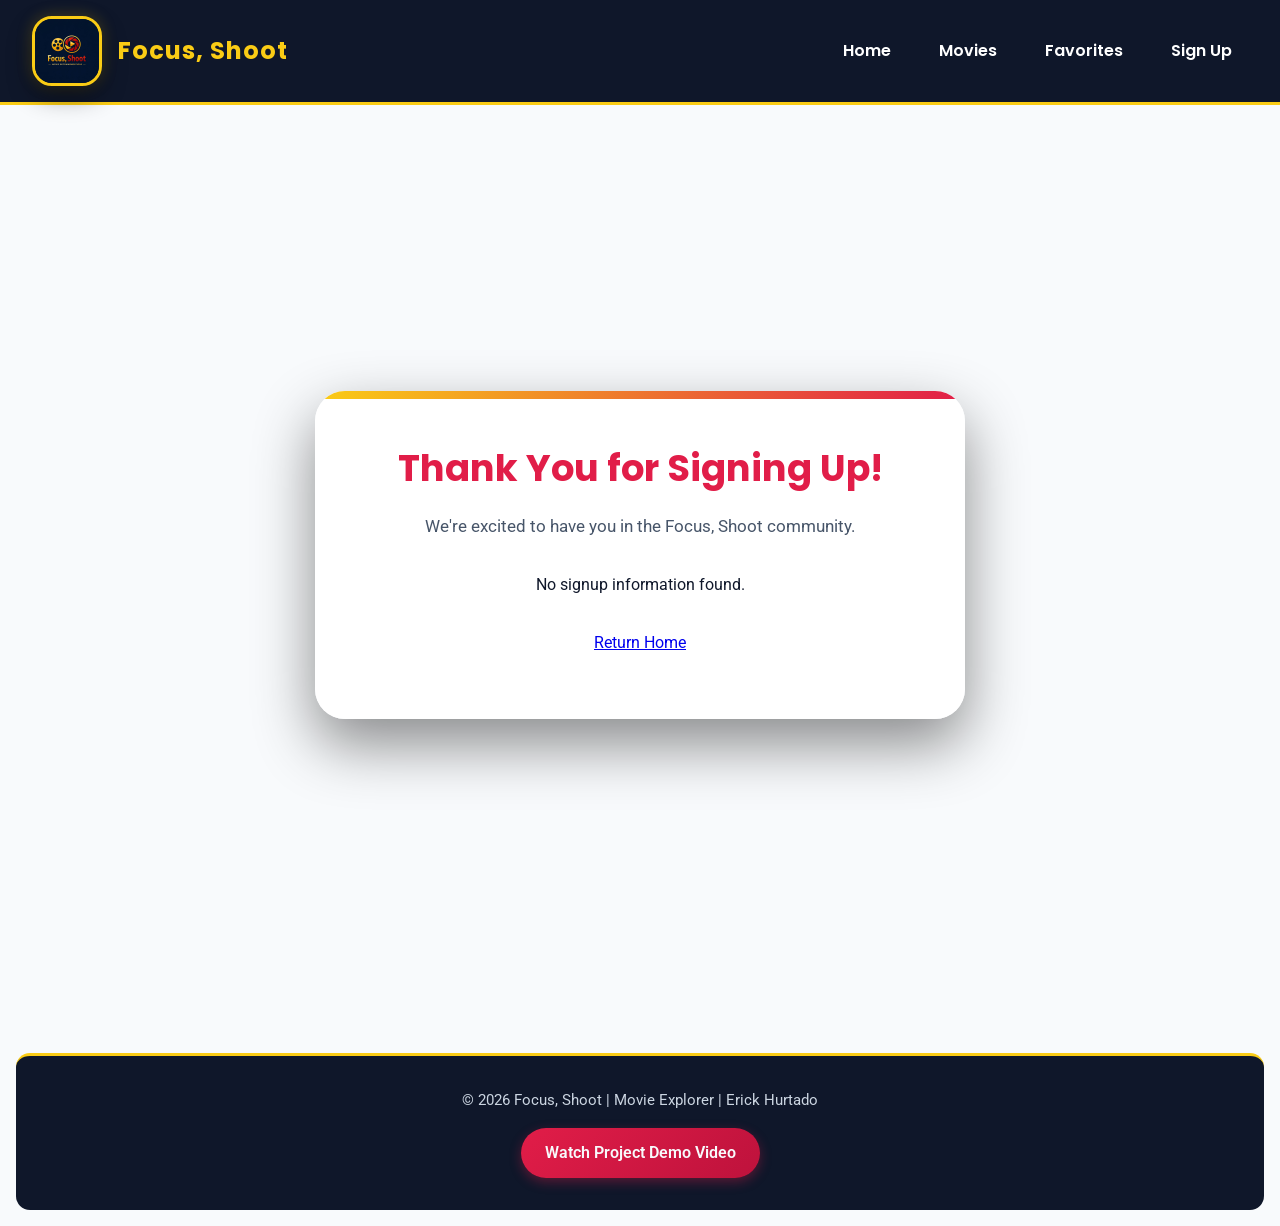
<file: final/thankyou.html>
<!DOCTYPE html>
    <html lang="en">
    <head>
        <link rel="stylesheet" href="styles/styles_large.css">
        <link rel="stylesheet" href="styles/styles_mobile.css">
        <meta charset="utf-8">
        <meta name="viewport" content="width=device-width, initial-scale=1.0">
        <title>WDD 231 – Focus, Shoot Thankyou – Erick Hurtado Cabrales</title>
        <link rel="icon" href="images/favicon.ico">
        <link rel="preconnect" href="https://fonts.googleapis.com">
        <link rel="preconnect" href="https://fonts.gstatic.com" crossorigin>
        <link href="https://fonts.googleapis.com/css2?family=Poppins:wght@400;600;700&family=Roboto:wght@400;500&display=swap" rel="stylesheet">
        <meta name="viewport" content="width=device-width, initial-scale=1.0">
        <meta name="description" content="WDD 231 – Focus, Shoot Thankyou – Erick Hurtado Cabrales">
        <meta name="author" content="Erick Hurtado">
        <meta property="og:title" content="WDD 231">
        <meta property="og:description" content="Welcome to Focus, Shoot Thankyou, made by Erick Hurtado.">
        <meta property="og:url" content="https://erickhurtad0.github.io/wdd231/final/home.html">
        <meta property="og:locale" content="en_US">
        <meta property="og:image" content="https://erickhurtad0.github.io/wdd231/final/images/logo.png">
        <meta property="og:image:width" content="1920">
        <meta property="og:image:height" content="1280">
        <meta property="og:type" content="website">
        <meta property="og:site_name" content="Focus, Shoot Thankyou">
        <link rel="preconnect" href="https://fonts.googleapis.com">
        <link rel="preconnect" href="https://fonts.gstatic.com" crossorigin>
        <link href="https://fonts.googleapis.com/css2?family=Merriweather:ital,opsz,wght@0,18..144,300..900;1,18..144,300..900&family=Roboto+Slab:wght@100..900&display=swap" rel="stylesheet">
        <script src="scripts/thankyou.js" type="module"></script>
    </head>

    <body>
    <header>
    <nav class="navbar">
            <div class="logo-container">
                <img src="images/logo.jpg" alt="Focus Shoot logo" class="site-logo">
                <a href="index.html" class="logo">Focus, Shoot</a>
            </div>

            <button id="menuToggle" class="menu-toggle" aria-label="Open menu">
            ☰
            </button>

            <ul id="primaryNav" class="nav-links">
            <li><a href="index.html">Home</a></li>
            <li><a href="movies.html">Movies</a></li>
            <li><a href="favorites.html">Favorites</a></li>
            <li><a href="signup.html">Sign Up</a></li>
            </ul>
        </nav>
    </header>

  <main class="thankyou-page">
    <section class="thankyou-card">
      <h1>Thank You for Signing Up!</h1>
      <p>We're excited to have you in the Focus, Shoot community.</p>

      <div class="user-info">
        <p><strong>First Name:</strong> <span id="displayFirstName"></span></p>
        <p><strong>Last Name:</strong> <span id="displayLastName"></span></p>
        <p><strong>Email:</strong> <span id="displayEmail"></span></p>
        <p><strong>Username:</strong> <span id="displayUsername"></span></p>
        <p><strong>Favorite Genre:</strong> <span id="displayGenre"></span></p>
      </div>

      <a href="index.html" class="home-btn">Return Home</a>
    </section>
  </main>

  <footer class="site-footer">
    <p>&copy; 2026 Focus, Shoot | Movie Explorer | Erick Hurtado</p>

    <a
      href="https://www.youtube.com/watch?v=G-DFZu-Fvbs"
      target="_blank"
      rel="noopener"
      class="video-link"
    >
      Watch Project Demo Video
    </a>
  </footer>


</body>
</html>
</file>
<file: styles/styles_small.css>
:root {
  --primary: #243447;
  --secondary: #f8fafc;
  --card: #e5e7eb;
  --accent: #4ade80;
  --accent-dark: #166534;
  --hover: #cbd5e1;
  --text: #1f2933;
}

* {
  box-sizing: border-box;
}

body {
  margin: 0;
  font-family: "Inter", sans-serif;
  line-height: 1.6;
  background-color: var(--secondary);
  color: var(--text);
}

header {
  display: flex;
  align-items: center;
  justify-content: space-between;
  padding: 0.5rem 1rem;
  background-color: var(--primary);
  color: white;
  height: 100px;
}

.logo-area {
  display: flex;
  align-items: center;
  gap: 0.5rem;
}

.logo-area .logo {
  width: 80px;
  height: 80px;
  border-radius: 50%;
  object-fit: cover;
  border: 3px solid white;
  box-shadow: 0 2px 6px rgba(0,0,0,0.3);
  transition: transform 0.2s ease;
}

.logo-area .logo:hover {
  transform: scale(1.1);
}

.logo-area .site-name {
  font-size: 1.8rem;
  font-weight: bold;
  color: white;
  margin: 0;
}

.nav-wrapper {
  position: relative;
}

nav {
  display: none;
  position: absolute;
  top: 100%;
  right: 0;
  background-color: var(--primary);
  width: max-content;
  min-width: 160px;
  border-radius: 0 0 6px 6px;
  z-index: 1000;
}

nav.open {
  display: flex;
  flex-direction: column;
}

nav a {
  padding: 0.75rem 1rem;
  white-space: nowrap;
  text-decoration: none;
}

nav a:link {
  color: white;
}

nav a:visited {
  color: #FFD700;
}

nav a:hover,
nav a.active {
  background-color: rgba(255,255,255,0.15);
  color: white;
}

#menuButton {
  font-size: 1.8rem;
  background: none;
  border: none;
  color: white;
  cursor: pointer;
}

main {
  padding: 1rem;
  max-width: 1200px;
  margin: auto;
}

section {
  margin-bottom: 2rem;
}

.card {
  background-color: var(--card);
  border-radius: 4px;
  overflow: hidden;
}

.card h2 {
  background-color: var(--primary);
  color: white;
  padding: 0.5rem;
  margin: 0;
  font-size: 1rem;
  text-align: center;
}

.home-grid {
  display: grid;
  gap: 1rem;
  margin-bottom: 2rem;
}

.about p {
  padding: 1rem;
}

.photo img {
  width: 100%;
  height: auto;
  padding: 1rem;
  display: block;
}

.certificate {
  margin-bottom: 2rem;
}

.course-controls {
  display: flex;
  justify-content: center;
  gap: 1rem;
  padding: 1rem;
}

.course-controls button {
  background-color: var(--card);
  border: 1px solid #888;
  color: var(--text);
  padding: 0.4rem 1.2rem;
  border-radius: 4px;
  cursor: pointer;
}

.course-controls button:hover {
  background-color: #c2c2c2;
}

.course-list {
  display: grid;
  gap: 0.5rem;
  padding: 0 1rem;
}

.course-card {
  background-color: #d1d5db;
  padding: 0.5rem;
  text-align: center;
  font-weight: 600;
  border-radius: 4px;
}

.course-card.completed {
  background-color: #dcfce7;
  border-left: 6px solid var(--accent-dark);
}

.credits {
  text-align: center;
  margin: 1rem 0;
}

footer {
  background-color: var(--primary);
  color: white;
  padding: 1rem;
  display: grid;
  gap: 1rem;
  text-align: center;
}

footer a {
  color: white;
  margin: 0 0.5rem;
}
</file>
<file: styles/styles_large.css>
@media (min-width: 768px) {

#menuButton {
  display: none;
}

.nav-wrapper {
  position: static;
}

nav {
  position: static;
  display: flex;
  flex-direction: row;
  background: none;
  width: auto;
}

.home-grid {
  grid-template-columns: 2fr 1fr;
}

}
</file>
<file: chamber/styles/styles.css>
:root {
  --primary: #6c63ff;
  --secondary: #00c2ff;
  --dark: #0f172a;
  --glass: rgba(255, 255, 255, 0.08);
  --border: rgba(255, 255, 255, 0.2);
  --accent: #f4a261;
}

*{
margin:0;
padding:0;
box-sizing:border-box;
}

body{
font-family:Roboto, sans-serif;
background:#f4f4f4;
color:#333;
margin: 0;
}

main {
  font-family:Roboto, sans-serif;
  max-width: 1200px;
  margin: 0 auto;
  padding: 1rem;
}


header {
  display:flex;
  flex-wrap:wrap;
  align-items:center;
  justify-content:space-between;
  padding:1rem;
  background:#ddd;
  color:#111;
}

.logo-area{
display:flex;
align-items:center;
gap:10px;
}

.logo-area img{
width:40px;
border-radius: 50%;
}

.logo-area h1{
font-size:1.2rem;
}

#primaryNav{
display:none;
width:100%;
}

#primaryNav.open{
display:block;
}

#primaryNav ul{
list-style:none;
}

#primaryNav a{
display:block;
padding:.75rem;
text-decoration:none;
color:#000;
}

#primaryNav a:hover{
  background:#bbb;
  color:#000;
}

.nav-controls{
display:flex;
gap:.5rem;
}

#menuButton{
font-size:1.5rem;
background:none;
border:none;
cursor:pointer;
}

#darkMode{
font-size:1.2rem;
background:none;
border:none;
cursor:pointer;
}

.directory-buttons{
margin:1rem 0;
}

.directory-buttons button{
padding:.5rem 1rem;
font-size:1.2rem;
cursor:pointer;
}

#members.grid{
display:grid;
grid-template-columns:repeat(auto-fit,minmax(250px,1fr));
gap:1rem;
}

.member-card{
background:white;
padding:1rem;
text-align:center;
border-radius:6px;
box-shadow:0 2px 6px rgba(0,0,0,.2);
}

.member-card img{
width:170px;
height:auto;
}


#members.list{
display:block;
}

#members.list .member-card{
display:grid;
grid-template-columns:2fr 3fr 2fr 3fr;
gap:1rem;
text-align:left;
margin-bottom:.5rem;
box-shadow:none;
border-bottom:1px solid #ccc;
}


footer{
  background:#ddd;
  color:#111;
  padding:1rem;
  display:grid;
  gap:1rem;
  text-align:center;
}

.footer-social img{
width:40px;
margin:.5rem;
}




.hero {
    position: relative;
    height: 100vh;
    overflow: hidden;
}

.hero img {
    width: 100%;
}

.hero-text {
    position: absolute;
    top: 50%;
    left: 50%;
    transform: translate(-50%, -50%);

    color: white;
    text-align: center;

    background: rgba(0, 0, 0, 0.5); 
    padding: 2rem;
    border-radius: 10px;
}

.hero-text h2 {
  padding-bottom: 1.5rem;
  font-size: 4rem;
}

.hero-text p {
  padding-bottom: 2.3rem;
  font-size: 2rem;
}

.hero-text a {
  font-size: 1.5rem;
}

.cta-button {
    background: #0077cc;
    color: white;
    padding: 10px;
    text-decoration: none;
    border-radius: 5px;
}


.weather {
  background: #f4f6f8;
  color: #111;
  padding: 1.5rem;
  border-radius: 12px;
  text-align: center;
  box-shadow: 0 4px 10px rgba(0,0,0,0.1);
}

.weather h2 {
    margin-bottom: 1rem;
}

#current-temp {
    display: block;
    font-size: 2.5rem;
    font-weight: bold;
    color: #0077cc;
}

#weather-desc {
    display: block;
    font-size: 1.2rem;
    text-transform: capitalize;
    margin-bottom: 1rem;
}

#forecast {
    display: grid;
    grid-template-columns: repeat(3, 1fr);
    gap: 0.5rem;
    margin-top: 1rem;
}

#forecast p {
  background: white;
  color: #111;
  padding: 0.5rem;
  border-radius: 8px;
  font-weight: bold;
  box-shadow: 0 2px 5px rgba(0,0,0,0.1);
}

.spotlights {
    margin-top: 2rem;
    padding-bottom: 1rem;
}

.spotlights h2 {
    padding-bottom: 1rem;
}

#spotlight-container {
    display: grid;
    gap: 1rem;
}

.spotlight-card {
    background: white;
    padding: 1rem;
    border-radius: 12px;
    text-align: center;
    box-shadow: 0 4px 10px rgba(0,0,0,0.1);
    transition: transform 0.2s ease;
}

.spotlight-card:hover {
    transform: scale(1.03);
}

.spotlight-card img {
    width: 100px;
    height: auto;
    margin-bottom: 0.5rem;
}

.spotlight-card h3 {
    margin: 0.5rem 0;
}

.spotlight-card a {
    display: inline-block;
    margin-top: 0.5rem;
    color: #0077cc;
    font-weight: bold;
    text-decoration: none;
}

.spotlight-card a:hover {
    text-decoration: underline;
}

.events {
  background-color: #f9f9f9;
  color: #111;
  padding: 1.5rem;
  border-radius: 12px;
  max-width: 400px;
  margin: 1rem auto;
  box-shadow: 0 4px 10px rgba(0, 0, 0, 0.1);
}

.events h2 {
  margin-bottom: 1rem;
  font-size: 1.5rem;
  color: #333;
  text-align: center;
}

.events ul {
  list-style: none;
  padding: 0;
}

.events li {
  background: white;
  color: #111;
  margin-bottom: 0.75rem;
  padding: 0.75rem 1rem;
  border-left: 5px solid #D4AF37;
  border-radius: 6px;
  font-size: 0.95rem;
}

.events li:hover {
  transform: translateX(5px);
  box-shadow: 0 3px 8px rgba(0,0,0,0.1);
}

.home-grid {
  display: grid;
  grid-template-columns: 1fr 1fr;
  gap: 1rem;
  align-items: start;
  padding-top: 1rem;
}

.container {
  display: grid;
  grid-template-columns: 1fr;
  gap: 2rem;
  padding: 2rem;
}

form {
  background: var(--glass);
  color: #111;
  padding: 2rem;
  border-radius: 20px;
  backdrop-filter: blur(15px);
  border: 1px solid var(--border);
  box-shadow: 0 10px 30px rgba(0,0,0,0.4);
}

form label {
  display: block;
  margin-bottom: 1.2rem;
  font-size: 0.9rem;
}

input, textarea, select {
  width: 100%;
  padding: 10px;
  margin-top: 6px;
  border-radius: 10px;
  border: 1px solid grey;
  background: rgba(255,255,255,0.05);
  color: black;
  outline: none;
  transition: 0.3s;
}

input:focus, textarea:focus, select:focus {
  border-color: var(--secondary);
}

input[type="submit"] {
  background: linear-gradient(135deg, var(--primary), var(--secondary));
  border: none;
  margin-top: 1rem;
  font-weight: bold;
  cursor: pointer;
  transition: 0.3s;
}

input[type="submit"]:hover {
  transform: scale(1.05);
}

.cards {
  display: flex;
  flex-direction: column;
  gap: 1.5rem;
}

.card {
  background: var(--glass);
  color: #111;
  border-radius: 15px;
  padding: 1.5rem;
  text-align: center;
  border: 1px solid var(--border);
  backdrop-filter: blur(10px);
}

.card:nth-child(2) { animation-delay: 0.2s; }
.card:nth-child(3) { animation-delay: 0.4s; }
.card:nth-child(4) { animation-delay: 0.6s; }

.card h3 {
  margin-top: 0;
}

.card button {
  margin-top: 10px;
  padding: 8px 14px;
  border-radius: 20px;
  border: none;
  background: var(--primary);
  color: white;
  cursor: pointer;
  transition: 0.3s;
}

.card button:hover {
  background: var(--secondary);
  transform: scale(1.1);
}

#npmember {
  background: #22c55e;
}

#bronze {
  background: #cd7f32;
}

#silver {
  background: #c0c0c0;
  color: black;
}

#gold {
  background: linear-gradient(135deg, #ffd700, #ffb700);
  color: black;
}

dialog {
  border: none;
  border-radius: 20px;
  padding: 2rem;
  background: #1e293b;
  color: white;
  box-shadow: 0 20px 50px rgba(0,0,0,0.6);
  margin: auto;
}

dialog::backdrop {
  background: rgba(0,0,0,0.7);
}

dialog button {
  margin-top: 1rem;
  padding: 8px 12px;
  border-radius: 10px;
  border: none;
  background: var(--primary);
  color: white;
  cursor: pointer;
}

#npModal {
  background: linear-gradient(135deg, #14532d, #22c55e);
  color: white;
}

#bronzeModal {
  background: linear-gradient(135deg, #5c3a1a, #cd7f32);
  color: white;
}

#silverModal {
  background: linear-gradient(135deg, #6b7280, #c0c0c0);
  color: black;
}

#goldModal {
  background: linear-gradient(135deg, #b89600, #ffd700);
  color: black;
}

#results {
  background: var(--glass);
  color: #111;
  padding: 2rem;
  border-radius: 20px;
  border: 1px solid var(--border);
  backdrop-filter: blur(15px);
  width: 90%;
  max-width: 500px;
}

#results p {
  margin: 12px 0;
  padding: 10px;
  border-radius: 10px;
  background: rgba(255,255,255,0.05);
  color: #111;
}
#results strong {
  color: black;
}

@keyframes fadeUp {
  from {
    opacity: 0;
    transform: translateY(20px);
  }
  to {
    opacity: 1;
    transform: translateY(0);
  }
}


.discover-grid {
  display: grid;
  gap: 1.5rem;
  grid-template-areas:
    "card1"
    "card2"
    "card3"
    "card4"
    "card5"
    "card6"
    "card7"
    "card8";
}

.discover-card {
  background: rgba(255, 255, 255, 0.92);
  border-radius: 1.5rem;
  overflow: hidden;
  display: flex;
  flex-direction: column;
  border: 1px solid rgba(255,255,255,.3);
  box-shadow:
    0 10px 30px rgba(0,0,0,.08),
    0 4px 10px rgba(0,0,0,.05);
  backdrop-filter: blur(10px);
  transition:
    transform .35s ease,
    box-shadow .35s ease,
    border-color .35s ease;
  position: relative;
  margin-top: 2rem;
}

.discover-card::before {
  content: "";
  position: absolute;
  inset: 0;
  background: linear-gradient(
    180deg,
    rgba(255,255,255,.15) 0%,
    rgba(255,255,255,0) 40%
  );
}

.discover-card:hover {
  transform: translateY(-8px);
  box-shadow:
    0 18px 40px rgba(0,0,0,.16),
    0 8px 18px rgba(18, 53, 91, .15);
  border-color: rgba(18, 53, 91, .25);
}

.discover-card h2 {
  margin: 0;
  padding: 1rem 1.25rem;
  background: linear-gradient(135deg, var(--primary), #1d4e89);
  color: white;
  font-size: 1.3rem;
  letter-spacing: .5px;
  position: relative;
}

.discover-card figure {
  margin: 0;
  overflow: hidden;
  position: relative;
}

.discover-card img {
  width: 100%;
  height: 220px;
  object-fit: cover;
  display: block;
  transition:
    transform .5s ease,
    filter .5s ease;
}

.discover-card-content {
  padding: 1.25rem;
  display: flex;
  flex-direction: column;
  gap: 1rem;
  flex-grow: 1;
}

.discover-card address {
  font-style: normal;
  font-size: .95rem;
  color: #6b7280;
  line-height: 1.5;
  padding-bottom: .5rem;
  border-bottom: 1px solid rgba(0,0,0,.08);
}

.discover-card p {
  color: #374151;
  line-height: 1.7;
  margin: 0;
  flex-grow: 1;
  font-size: .98rem;
}

.discover-card button {
  align-self: flex-start;
  border: none;
  border-radius: 999px;
  padding: .8rem 1.4rem;
  background: linear-gradient(135deg, var(--accent), #ffb86b);
  color: #1f2937;
  font-weight: 700;
  letter-spacing: .3px;
  cursor: pointer;
  transition:
    transform .3s ease,
    box-shadow .3s ease,
    filter .3s ease;
  box-shadow: 0 6px 16px rgba(244, 162, 97, .35);
}

.discover-card button:hover {
  transform: translateY(-2px) scale(1.03);
  filter: brightness(1.05);
  box-shadow: 0 10px 22px rgba(244, 162, 97, .45);
}

.discover-card button:active {
  transform: translateY(1px);
}

.visually-hidden {
  position: absolute;
  left: -10000px;
}
</file>
<file: chamber/styles/styles_large.css>
@media (min-width: 768px) {

header{
display:flex;
align-items:center;
justify-content:space-between;
}

#menuButton{
display:none;
}

#primaryNav{
display:block;
width:auto;
}

#primaryNav ul{
display:flex;
gap:1.5rem;
align-items:center;
}

#primaryNav a{
padding:0.5rem 1rem;
font-weight:500;
}

footer{
grid-template-columns: 1fr auto 1fr;
align-items:center;
text-align:left;
}

.footer-social{
text-align:center;
}

.social-icons{
display:flex;
justify-content:center;
gap:1rem;
margin-bottom:.5rem;
}

.footer-right{
text-align:right;
}

main {
        grid-template-columns: 2fr 1fr;
    }

.hero {
    grid-column: 1 / -1;
}

.spotlights {
    grid-column: 1 / -1;
    grid-template-columns: repeat(3, 1fr);
}

#spotlight-container {
        grid-template-columns: repeat(3, 1fr);
    }

.weather {
    max-width: 400px;
    margin: auto;
}

.container {
    grid-template-columns: 2fr 1fr;
    align-items: start;
}

.discover-grid {
    grid-template-columns: repeat(3, 1fr);
    grid-template-areas:
      "card1 card2 card3"
      "card4 card3 card5"
      "card6 card7 card8";
  }

  .hero-discover h1 {
    font-size: 3rem;
  }

}
</file>
<file: final/styles/styles_large.css>
:root {
  --dark-blue: #0f172a;
  --cinematic-red: #e11d48;
  --gold: #facc15;
  --light: #f8fafc;
  --card: #ffffff;
  --text: #1f2937;
  --muted: #64748b;
  --shadow: 0 12px 24px rgba(15, 23, 42, 0.18);
}

* {
  margin: 0;
  padding: 0;
  box-sizing: border-box;
}

body {
  font-family: 'Roboto', sans-serif;
  background: var(--light);
  color: var(--text);
  line-height: 1.6;
}

img {
  width: 100%;
  display: block;
}

.logo-container{
  display: flex;
  align-items: center;
  gap: 1rem;
}

.site-logo{
  width: 70px;
  height: 70px;
  flex-shrink: 0;
  object-fit: cover;
  border-radius: 20px;
  border: 3px solid #facc15;
  background: linear-gradient(145deg, #0f172a, #1e293b);
  box-shadow:
    0 10px 25px rgba(0,0,0,0.45),
    0 0 15px rgba(250, 204, 21, 0.25);
  transition: transform 0.3s ease, box-shadow 0.3s ease;
}

.site-logo:hover{
  transform: scale(1.05) rotate(-2deg);
  box-shadow:
    0 14px 30px rgba(0,0,0,0.55),
    0 0 22px rgba(225, 29, 72, 0.35);
}

.logo{
  text-decoration: none;
  color: var(--gold);
  font-size: 1.5rem;
  font-weight: 700;
  letter-spacing: 1px;
}

h1,
h2,
h3,
.logo,
.hero-btn,
.signup-btn,
.nav-links a {
  font-family: 'Poppins', sans-serif;
}

.navbar {
  background: var(--dark-blue);
  color: white;
  display: flex;
  justify-content: space-between;
  align-items: center;
  padding: 1rem 2rem;
  position: relative;
  border-bottom: 3px solid var(--gold);
}


.nav-links {
  list-style: none;
  display: flex;
  gap: 1rem;
}

.nav-links a {
  text-decoration: none;
  color: white;
  padding: 0.8rem 1rem;
  border-radius: 8px;
  font-weight: 600;
  transition: 0.3s ease;
}

.nav-links a:hover,
.nav-links .active {
  background: var(--cinematic-red);
  color: white;
}

.menu-toggle {
  display: none;
  background: none;
  border: none;
  color: var(--gold);
  font-size: 2rem;
  cursor: pointer;
}

.hero {
  margin: 1rem;
  min-height: 340px;
  border-radius: 14px;
  background:
    linear-gradient(rgba(15, 23, 42, 0.78), rgba(15, 23, 42, 0.78)),
    url('../images/hero.webp') center/cover;
  display: flex;
  align-items: center;
  justify-content: center;
  text-align: center;
  padding: 2rem;
  box-shadow: var(--shadow);
}

.hero-content {
  max-width: 700px;
  color: white;
}

.hero h1 {
  font-size: 3rem;
  color: var(--gold);
  margin-bottom: 1rem;
}

.hero p {
  font-size: 1.1rem;
  margin-bottom: 1.5rem;
  color: var(--card);
}

.sr-only {
  display: none;
}

.hero-btn,
.signup-btn {
  display: inline-block;
  text-decoration: none;
  background: var(--cinematic-red);
  color: white;
  padding: 0.9rem 1.6rem;
  border-radius: 10px;
  font-weight: 700;
  transition: 0.3s ease;
}

.signup-btn {
  background: linear-gradient(135deg, var(--cinematic-red), #fb7185);
  color: white;
  padding: 1rem 2.75rem;
  border-radius: 999px;
  font-size: 1.05rem;
  font-weight: 700;
  border: none;
  box-shadow: 0 10px 22px rgba(225, 29, 72, 0.3);
}

.signup-btn:hover {
  transform: translateY(-3px) scale(1.03);
  box-shadow: 0 14px 28px rgba(225, 29, 72, 0.4);
}

.hero-btn:hover,
.signup-btn:hover {
  background: var(--gold);
  color: var(--dark-blue);
  transform: translateY(-3px);
}

.movies-section,
.bottom-section {
  padding: 1rem 2rem 2rem;
}

.movie-grid {
  display: grid;
  grid-template-columns: repeat(5, 1fr);
  gap: 1.5rem;
  padding: 2rem 2rem 2rem 2rem;

}

.movie-card {
  background: var(--card);
  border-radius: 14px;
  overflow: hidden;
  box-shadow: var(--shadow);
  border: 2px solid transparent;
  transition: 0.3s ease;
  display: flex;
  flex-direction: column;
}

.movie-card:hover {
  transform: translateY(-6px);
  border-color: var(--gold);
}

.movie-card img {
  height: 425px;
  object-fit: cover;
}

.movie-info {
  padding: 1rem;
  display: flex;
  flex-direction: column;
  flex: 1;
}

.movie-info h3 {
  color: var(--dark-blue);
  margin-bottom: 0.5rem;
  font-size: 1.15rem;
}

.movie-info p {
  color: var(--muted);
}

.movie-actions {
  margin-top: auto;
  display: flex;
  gap: 0.75rem;
}

.movie-week,
.signup-box {
  background: white;
  border-radius: 14px;
  padding: 1.5rem;
  box-shadow: var(--shadow);
  border-top: 5px solid var(--gold);
}

#random-movie {
  margin-top: 1rem;
}

.random-section {
  display: grid;
  grid-template-columns: 1fr 3.5fr;
  gap: 2rem;
  align-items: start;
  margin: 4rem 1.5rem;
}

.section-header {
  padding-left: 1rem;
}

.random-section .section-header {
  grid-column: 1 / -1;
}

.signup-box {
  background: linear-gradient(145deg, #162033, #0f172a);
  border-top: 4px solid var(--gold);
  border-radius: 18px;
  padding: 3rem 2.5rem;
  color: white;
  box-shadow: 0 18px 40px rgba(15, 23, 42, 0.28);
  height: 40rem;
}

.signup-box h2 {
  color: white;
  font-size: 2.3rem;
  margin-bottom: 0.75rem;
}

.signup-box > p {
  color: rgba(255, 255, 255, 0.75);
  max-width: 650px;
  margin: 0 auto 2.5rem;
} 

.benefit-card {
  background: #eef2f7;
  border: 2px solid rgba(250, 204, 21, 0.85);
  border-radius: 14px;
  padding: 1.5rem;
  text-align: left;
  transition: 0.3s ease;
  box-shadow: 0 6px 16px rgba(15, 23, 42, 0.1);
}

.benefits {
  display: grid;
  grid-template-columns: repeat(3, 1fr);
  gap: 1rem;
  margin: 2rem 0;
}


.benefits {
  display: grid;
  grid-template-columns: repeat(3, 1fr);
  gap: 1.5rem;
  margin-bottom: 2.5rem;
}

.benefit-card {
  background: rgba(255, 255, 255, 0.06);
  border: 1px solid rgba(250, 204, 21, 0.25);
  border-radius: 16px;
  padding: 1.75rem;
  backdrop-filter: blur(10px);
  transition: all 0.3s ease;
}

.benefit-card:hover {
  transform: translateY(-6px);
  border-color: var(--gold);
  box-shadow: 0 12px 24px rgba(250, 204, 21, 0.15);
}

.benefit-card h3 {
  color: white;
  font-size: 1.2rem;
  margin-bottom: 1rem;
}

.benefit-card h3::after {
  content: "";
  display: block;
  width: 50px;
  height: 3px;
  margin-top: 0.6rem;
  border-radius: 999px;
  background: linear-gradient(to right, var(--gold), var(--cinematic-red));
}

.benefit-card p {
  color: rgb(255, 255, 255);
  line-height: 1.7;
}

.signup-box p {
  color: rgba(255, 255, 255, 0.941);
  margin: 1rem 0 1.5rem;
}

footer {
  background: var(--dark-blue);
  color: white;
  text-align: center;
  padding: 1.5rem;
  margin: 1rem;
  border-radius: 14px;
  border-top: 4px solid var(--cinematic-red);
}

.movies-hero .movies-page-section .section-title {
  margin-bottom: 1.5rem;
}

.section-title {
    padding-left: 2rem;
}

.movies-page-section .section-title h2 {
  font-size: 2rem;
  color: var(--dark-blue);
}

.movies-page-section .section-title p {
  color: var(--muted);
  margin-top: 0.35rem;
}


.movie-rating {
  position: absolute;
  top: 1rem;
  right: 1rem;
  background: rgba(15, 23, 42, 0.9);
  color: var(--gold);
  padding: 0.45rem 0.75rem;
  border-radius: 999px;
  font-weight: 700;
  font-size: 0.9rem;
}

.movie-poster {
  position: relative;
}

.movie-btn {
  display: inline-block;
  margin-top: 1rem;
  text-decoration: none;
  background: var(--dark-blue);
  color: white;
  padding: 0.75rem 1rem;
  border-radius: 10px;
  font-weight: 600;
  transition: 0.3s ease;
}

.movie-btn:hover {
  background: var(--gold);
  color: var(--dark-blue);
}

.hero-content {
    color: var(--dark-blue);
}

.movie-modal {
  position: fixed;
  inset: 0;
  background: rgba(15, 23, 42, 0.8);
  display: flex;
  justify-content: center;
  align-items: center;
  padding: 2rem;
  z-index: 1000;
}

.movie-modal.hidden {
  display: none;
}

.movie-modal-content {
  background: white;
  border-radius: 18px;
  max-width: 850px;
  width: 100%;
  display: grid;
  grid-template-columns: 280px 1fr;
  overflow: hidden;
  position: relative;
  box-shadow: 0 24px 50px rgba(0, 0, 0, 0.35);
}

.movie-modal-content img {
  width: 100%;
  height: 100%;
  object-fit: cover;
}

.modal-info {
  padding: 2rem;
}

.modal-info h2 {
  color: var(--dark-blue);
  font-size: 2rem;
  margin-bottom: 0.5rem;
}

.modal-genre {
  color: var(--cinematic-red);
  font-weight: 600;
  margin-bottom: 0.5rem;
}

.modal-rating {
  color: var(--gold);
  font-weight: 700;
  margin-bottom: 1rem;
}

.close-modal {
  position: absolute;
  top: 2rem;
  right: 2rem;
  width: 42px;
  height: 42px;
  border: none;
  border-radius: 50%;
  background: var(--dark-blue);
  color: white;
  font-size: 1.5rem;
  cursor: pointer;
}



.close-modal:hover {
  background: var(--cinematic-red);
}

.movies-hero {
  background:
    linear-gradient(135deg, rgba(15, 23, 42, 0.88), rgba(15, 23, 42, 0.72)),
    url('../images/movie-background.jpg') center/cover;
  display: flex;
  align-items: center;
  justify-content: center;
  text-align: center;
  padding: 4rem 2rem;
  box-shadow: 0 22px 40px rgba(15, 23, 42, 0.22);
  position: relative;
  overflow: hidden;
}

.movies-hero::before {
  content: "";
  position: absolute;
  inset: 0;
  background: radial-gradient(circle at top right, rgba(250, 204, 21, 0.16), transparent 35%),
              radial-gradient(circle at bottom left, rgba(225, 29, 72, 0.22), transparent 40%);
}

.movies-hero .hero-content {
  position: relative;
  z-index: 1;
  max-width: 820px;
}

.hero-tag {
  display: inline-block;
  padding: 0.55rem 1rem;
  margin-bottom: 1.4rem;
  border-radius: 999px;
  background: rgba(250, 204, 21, 0.14);
  border: 1px solid rgba(250, 204, 21, 0.35);
  color: var(--gold);
  text-transform: uppercase;
  letter-spacing: 2px;
  font-size: 0.82rem;
  font-weight: 700;
}

.movies-hero h1 {
  font-size: clamp(3rem, 6vw, 5rem);
  line-height: 1.05;
  color: white;
  margin-bottom: 1.2rem;
}

.hero-description {
  color: rgba(255, 255, 255, 0.82);
  max-width: 680px;
  margin: 0 auto 2.2rem;
  font-size: 1.08rem;
  line-height: 1.8;
}

.search-bar {
  display: flex;
  justify-content: center;
  gap: 1rem;
  margin: 0 auto;
  max-width: 700px;
  width: 100%;
}

.search-bar input {
  flex: 1;
  min-width: 0;
  width: 100%;
  padding: 1rem 1.4rem;
  border-radius: 999px;
  border: 2px solid rgba(255,255,255,0.08);
  outline: none;
  background: rgba(255, 255, 255, 0.94);
  color: var(--text);
  font-size: 1rem;
  box-shadow: 0 10px 24px rgba(15, 23, 42, 0.12);
  transition: all 0.3s ease;
}

.search-bar button {
  width: 200px;
  flex-shrink: 0;
  border: none;
  border-radius: 999px;
  background: linear-gradient(135deg, var(--cinematic-red), #fb7185);
  color: white;
  padding: 1rem 1.9rem;
  font-weight: 700;
  font-family: 'Poppins', sans-serif;
  cursor: pointer;
  box-shadow: 0 12px 24px rgba(225, 29, 72, 0.28);
  transition: all 0.3s ease;
}

.filters {
  padding: 1rem 2rem 1.5rem;
  display: flex;
  justify-content: center;
  flex-wrap: wrap;
  gap: 0.85rem;
}

.filter-btn {
  border: 1px solid rgba(15, 23, 42, 0.08);
  background: white;
  color: var(--dark-blue);
  padding: 0.85rem 1.35rem;
  border-radius: 999px;
  font-weight: 600;
  font-family: 'Poppins', sans-serif;
  box-shadow: 0 10px 18px rgba(15, 23, 42, 0.08);
  cursor: pointer;
  transition: all 0.3s ease;
  min-width: 10rem;
  width: auto;
  min-width: 140px;
  padding: 0.85rem 1.35rem;
}

.favorite-btn,
.remove-btn {
  margin-top: 0.75rem;
  padding: 0.7rem 1rem;
  border: none;
  border-radius: 8px;
  cursor: pointer;
  font-weight: 600;
  transition: 0.3s ease;
}

.favorite-btn {
  background: var(--gold);
  color: var(--dark-blue);
}

.favorite-btn:hover {
  background: #eab308;
}

.favorite-btn:disabled {
  background: #94a3b8;
  color: white;
  cursor: default;
}

.remove-btn {
  background: var(--cinematic-red);
  color: white;
}

.remove-btn:hover {
  background: #be123c;
}

.empty-message {
  text-align: center;
  font-size: 1.2rem;
  color: #64748b;
  margin-top: 2rem;
}

.favorite-btn {
  background: var(--gold);
  color: var(--dark-blue);
  border: none;
  padding: 0.7rem 1rem;
  border-radius: 8px;
  cursor: pointer;
  font-weight: 600;
  transition: 0.3s ease;
}

.favorite-btn:hover {
  background: #eab308;
}

.favorite-btn.active {
  background: var(--cinematic-red);
  color: white;
}

.signup-container,
.thankyou-card {
  max-width: 600px;
  margin: 2rem auto;
  background: var(--card);
  color: var(--dark-blue);
  padding: 2.5rem;
  border-radius: 24px;
  box-shadow: 0 20px 50px rgba(0,0,0,0.35);
}

.signup-container h2,
.thankyou-card h1 {
  text-align: center;
  margin-bottom: 2rem;
  color: var(--cinematic-red);
}

.form-group {
  margin-bottom: 1.3rem;
}

label {
  display: block;
  margin-bottom: 0.5rem;
  font-weight: 600;
}

input,
select {
  width: 100%;
  padding: 0.9rem 1rem;
  border: 2px solid #d1d5db;
  border-radius: 14px;
  font-size: 1rem;
  transition: 0.3s;
}

input:focus,
select:focus {
  border-color: var(--cinematic-red);
  outline: none;
  box-shadow: 0 0 0 4px rgba(225, 29, 72, 0.15);
}

.signup-container button,
.home-btn {
  display: inline-block;
  width: 100%;
  padding: 1rem;
  margin-top: 1rem;
  border: none;
  border-radius: 14px;
}

.thankyou-page {
  min-height: 100vh;
  display: flex;
  justify-content: center;
  align-items: center;
  padding: 2rem;
}

.thankyou-card {
  width: 100%;
  max-width: 650px;
  background: rgba(255,255,255,0.96);
  color: var(--dark-blue);
  border-radius: 30px;
  padding: 3rem;
  text-align: center;
  box-shadow: 0 25px 60px rgba(0,0,0,0.45);
  position: relative;
  overflow: hidden;
  animation: fadeUp 0.8s ease;
}

.thankyou-card::before {
  content: '';
  position: absolute;
  top: 0;
  left: 0;
  width: 100%;
  height: 8px;
  background: linear-gradient(90deg, var(--gold), var(--cinematic-red));
}

.thankyou-card h1 {
  font-size: 2.3rem;
  color: var(--cinematic-red);
  margin-bottom: 1rem;
}

.thankyou-card > p {
  color: #475569;
  margin-bottom: 2rem;
  font-size: 1.05rem;
}

.site-footer {
  background: var(--dark-blue);
  color: var(--light);
  text-align: center;
  padding: 2rem 1rem;
  margin-top: 3rem;
  display: flex;
  flex-direction: column;
  gap: 1rem;
  border-top: 3px solid var(--gold);
}

.site-footer p {
  margin: 0;
  font-size: 0.95rem;
  color: #cbd5e1;
}

.video-link {
  display: inline-block;
  margin: 0 auto;
  padding: 0.75rem 1.5rem;
  background: linear-gradient(135deg, var(--cinematic-red), #be123c);
  color: var(--light);
  text-decoration: none;
  font-weight: 600;
  border-radius: 999px;
  transition: all 0.3s ease;
  box-shadow: 0 4px 12px rgba(225, 29, 72, 0.35);
}

.video-link:hover {
  background: linear-gradient(135deg, #f43f5e, var(--cinematic-red));
  transform: translateY(-2px) scale(1.03);
  box-shadow: 0 8px 18px rgba(225, 29, 72, 0.5);
}

.video-link:active {
  transform: translateY(0);
}
</file>
<file: final/styles/styles_mobile.css>
@media (max-width: 768px) {
  .menu-toggle {
    display: block;
    margin-left: auto;
    width: 1rem;
    padding-top: 0;
  }

  .nav-links {
    display: none;
    position: absolute;
    top: 100%;
    right: 0;
    width: 100%;
    flex-direction: column;
    background: var(--dark-blue);
    padding: 1rem;
    border-top: 2px solid var(--gold);
    z-index: 1000;
  }

  .logo-container {
    display: flex;
    align-items: center;
    gap: 1rem;
    flex-wrap: nowrap;
    font-size: 1.3rem;
  }

  .logo {
    white-space: nowrap;
  }

  .navbar {
    display: flex;
    align-items: center;
    justify-content: flex-start;
    width: 100%;
  }

  .nav-links.open {
    display: flex;
  }

  .movie-grid {
    grid-template-columns: repeat(2, 1fr);
  }

  .movies-section {
    padding: 0%;
  }

  .bottom-section {
    grid-template-columns: 1fr;
  }

  #ranimg {
    height: 550px;
  }

  .hero h1 {
    font-size: 2.2rem;
  }

    .movie-modal-content {
    grid-template-columns: 1fr;
    max-height: 90vh;
    overflow-y: auto;
  }

  .movie-modal-content img {
    height: 300px;
  }

  .favorites-section {
    padding: 6rem 1rem 3rem;
  }

  .movies-grid {
    gap: 1rem;
  }

  .movie-card img {
    width: 100%;
    height: auto;
    object-fit: cover;
  }

  .movie-info {
    padding: 1.1rem;
  }

  .movie-info h3 {
    font-size: 1.1rem;
  }

  .favorites-section h1 {
    font-size: 2.4rem;
  }

  .random-section {
    display: flex;
    flex-direction: column;
    gap: 1.5rem;
    padding: 0 1rem;
  }

  #random-movie,
  .signup-box {
    width: 100%;
    margin: 0;
  }

  .signup-box {
    height: auto;
  }

  #random-movie .movie-card {
    display: flex;
    flex-direction: column;
    overflow: hidden;
    border-radius: 1rem;
  }

  #random-movie .movie-card img,
  #ranimg {
    width: 100%;
    height: 240px;
    object-fit: cover;
    border-radius: 1rem 1rem 0 0;
  }

  #random-movie .movie-info {
    padding: 0.5rem;
  }

  .movie-btn {
    font-size: 0.5rem;
  }

  #random-movie .movie-info h3 {
    font-size: 1.3rem;
    margin-bottom: 0.5rem;
  }

  #random-movie .movie-info p {
    font-size: 0.95rem;
    line-height: 1.5;
  }

  .signup-box {
    padding: 1.5rem 1rem;
  }

  .benefits {
    display: flex;
    flex-direction: column;
    gap: 1rem;
  }

  .benefit-card {
    width: 100%;
  }

  .thankyou-card {
    padding: 2rem 1.5rem;
  }

  .thankyou-card h1 {
    font-size: 1.8rem;
  }

  .user-info {
    padding: 1.5rem;
  }

  .user-info strong {
    width: 100%;
    margin-bottom: 0.3rem;
  }

  .thankyou-card {
    padding: 2rem 1.5rem;
  }

  .thankyou-card h1 {
    font-size: 1.8rem;
  }

  .user-info {
    padding: 1.5rem;
  }

  .user-info strong {
    width: 100%;
    margin-bottom: 0.3rem;
  }
  .search-bar {
    flex-direction: column;
    align-items: stretch;
    padding: 0 1rem;
  }

  .search-bar input,
  .search-bar button {
    width: 100%;
  }

  .search-bar button {
    margin-top: 0.5rem;
  }

  .filters {
    padding: 1rem;
    justify-content: center;
    flex-wrap: wrap;
    gap: 0.75rem;
  }

  .filter-btn {
    width: auto;
    min-width: 120px;
    max-width: none;
    flex: 0 0 auto;
  }
}
</file>
<file: styles/styles_plan.css>
:root {
      --primary: #0f172a;   /* dark blue */
      --secondary: #e11d48; /* cinematic red */
      --accent: #facc15;    /* gold */
      --text: #f8fafc;
    }

    body {
      font-family: 'Roboto', sans-serif;
      margin: 0;
      background-color: var(--primary);
      color: var(--text);
      line-height: 1.6;
    }

    header {
      background: var(--secondary);
      padding: 1.5rem;
      text-align: center;
    }

    h1, h2 {
      font-family: 'Poppins', sans-serif;
      margin-bottom: 0.5rem;
    }

    section {
      padding: 1.5rem;
      border-bottom: 1px solid rgba(255,255,255,0.1);
    }

    .highlight {
      color: var(--accent);
      font-weight: bold;
    }

    .wireframe {
      background: #1e293b;
      padding: 1rem;
      border-radius: 10px;
      margin-top: 1rem;
      font-family: monospace;
      white-space: pre;
    }
</file>
<file: chamber/styles/styles_medium.css>
@media screen and (min-width: 641px) {
  .discover-grid {
    grid-template-columns: 1fr 1fr;
    grid-template-areas:
      "card1 card2"
      "card3 card3"
      "card4 card5"
      "card6 card7"
      "card8 card8";
  }

  .discover-card img {
    transition: transform .4s ease, filter .4s ease, box-shadow .4s ease;
  }

  .discover-card img:hover {
    transform: scale(1.06);
    filter: brightness(1.1);
  }
}
</file>
<file: final/styles/styles_favorites.css>
:root {
  --dark-blue: #0f172a;
  --cinematic-red: #e11d48;
  --gold: #facc15;
  --light: #f8fafc;
  --card: #ffffff;
  --text: #1f2937;
  --muted: #64748b;
  --shadow: 0 12px 24px rgba(15, 23, 42, 0.18);
}

* {
  margin: 0;
  padding: 0;
  box-sizing: border-box;
}

body {
  font-family: 'Roboto', sans-serif;
  background: var(--light);
  color: var(--text);
  line-height: 1.6;
}

img {
  width: 100%;
  display: block;
}

.logo-container{
  display: flex;
  align-items: center;
  gap: 1rem;
}

.site-logo{
  width: 70px;
  height: 70px;
  flex-shrink: 0;
  object-fit: cover;
  border-radius: 20px;
  border: 3px solid #facc15;
  background: linear-gradient(145deg, #0f172a, #1e293b);
  box-shadow:
    0 10px 25px rgba(0,0,0,0.45),
    0 0 15px rgba(250, 204, 21, 0.25);
  transition: transform 0.3s ease, box-shadow 0.3s ease;
}

.site-logo:hover{
  transform: scale(1.05) rotate(-2deg);
  box-shadow:
    0 14px 30px rgba(0,0,0,0.55),
    0 0 22px rgba(225, 29, 72, 0.35);
}

.logo{
  text-decoration: none;
  color: var(--gold);
  font-size: 1.5rem;
  font-weight: 700;
  letter-spacing: 1px;
}

h1,
h2,
h3,
.logo,
.hero-btn,
.signup-btn,
.nav-links a {
  font-family: 'Poppins', sans-serif;
}

.navbar {
  background: var(--dark-blue);
  color: white;
  display: flex;
  justify-content: space-between;
  align-items: center;
  padding: 1rem 2rem;
  position: relative;
  border-bottom: 3px solid var(--gold);
}


.nav-links {
  list-style: none;
  display: flex;
  gap: 1rem;
}

.nav-links a {
  text-decoration: none;
  color: white;
  padding: 0.8rem 1rem;
  border-radius: 8px;
  font-weight: 600;
  transition: 0.3s ease;
}

.nav-links a:hover,
.nav-links .active {
  background: var(--cinematic-red);
  color: white;
}

.menu-toggle {
  display: none;
  background: none;
  border: none;
  color: var(--gold);
  font-size: 2rem;
  cursor: pointer;
}




footer {
  background: var(--dark-blue);
  color: white;
  text-align: center;
  padding: 1.5rem;
  margin: 1rem;
  border-radius: 14px;
  border-top: 4px solid var(--cinematic-red);
}

.movies-hero .movies-page-section .section-title {
  margin-bottom: 1.5rem;
}

.section-title {
    padding-left: 2rem;
}

.movies-page-section .section-title h2 {
  font-size: 2rem;
  color: var(--dark-blue);
}

.movies-page-section .section-title p {
  color: var(--muted);
  margin-top: 0.35rem;
}

.favorites-section {
  padding: 2rem 5% 5rem;
  min-height: 100vh;
  background: linear-gradient(
    180deg,
    var(--dark-blue) 0%,
    #172554 45%,
    #0f172a 100%
  );
}

.favorites-section h1 {
  text-align: center;
  font-size: clamp(2.2rem, 5vw, 3.5rem);
  color: var(--gold);
  margin-bottom: 0.75rem;
  letter-spacing: 1px;
  font-weight: 700;
  padding-bottom: 1.5rem;
}

.favorites-section .subtitle {
  text-align: center;
  color: #cbd5e1;
  font-size: 1rem;
  margin-bottom: 3rem;
}

.movies-grid {
  display: grid;
  grid-template-columns: repeat(auto-fit, minmax(240px, 1fr));
  gap: 2rem;
  align-items: stretch;
}

.movie-card {
  position: relative;
  overflow: hidden;
  border-radius: 22px;
  background: rgba(15, 23, 42, 0.85);
  border: 1px solid rgba(250, 204, 21, 0.12);
  backdrop-filter: blur(14px);
  box-shadow:
    0 10px 30px rgba(0,0,0,0.35),
    0 0 0 1px rgba(255,255,255,0.03);
  transition: transform 0.35s ease, box-shadow 0.35s ease;

}

.movie-card:hover {
  transform: translateY(-10px) scale(1.02);
  box-shadow:
    0 18px 45px rgba(0,0,0,0.45),
    0 0 20px rgba(250, 204, 21, 0.18);
}

.movie-card img {
  width: 100%;
  height: 340px;
  object-fit: cover;
  display: block;
  border-bottom: 1px solid rgba(255,255,255,0.05);
}

.movie-info {
  padding: 1.4rem;
}

.movie-info h2,
.movie-info h3 {
  color: #fff;
  font-size: 1.35rem;
  margin-bottom: 0.6rem;
  line-height: 1.3;
}

.movie-info p {
  color: #cbd5e1;
  font-size: 0.95rem;
  margin-bottom: 0.45rem;
}


.remove-btn {
  width: 100%;
  border: none;
  border-radius: 12px;
  padding: 0.9rem 1rem;
  background: linear-gradient(
    135deg,
    var(--cinematic-red),
    #be123c
  );
  color: white;
  font-size: 0.95rem;
  font-weight: 600;
  letter-spacing: 0.4px;
  cursor: pointer;
  transition: all 0.3s ease;
  box-shadow: 0 8px 18px rgba(225, 29, 72, 0.3);
}

.remove-btn:hover {
  transform: translateY(-2px);
  background: linear-gradient(
    135deg,
    #fb7185,
    var(--cinematic-red)
  );
  box-shadow: 0 12px 24px rgba(225, 29, 72, 0.45);
}

.remove-btn:active {
  transform: translateY(0);
}

.empty-message {
  grid-column: 1 / -1;
  text-align: center;
  padding: 4rem 2rem;
  border-radius: 24px;
  background: rgba(255,255,255,0.04);
  border: 1px dashed rgba(250, 204, 21, 0.25);
  color: #cbd5e1;
}

.empty-message h2 {
  color: var(--gold);
  font-size: 2rem;
  margin-bottom: 1rem;
}

.empty-message p {
  font-size: 1rem;
  max-width: 500px;
  margin: 0 auto 1.5rem;
  line-height: 1.7;
}

.empty-message a {
  display: inline-block;
  text-decoration: none;
  background: var(--gold);
  color: var(--dark-blue);
  padding: 0.85rem 1.5rem;
  border-radius: 999px;
  font-weight: 700;
  transition: 0.3s ease;
}

.empty-message a:hover {
  background: #fde047;
  transform: translateY(-2px);
}

.movie-card::before {
  content: '';
  position: absolute;
  top: -80px;
  right: -80px;
  width: 160px;
  height: 160px;
  background: radial-gradient(
    circle,
    rgba(250, 204, 21, 0.18),
    transparent 70%
  );
}

.site-footer {
  background: var(--dark-blue);
  color: var(--light);
  text-align: center;
  padding: 2rem 1rem;
  margin-top: 3rem;
  display: flex;
  flex-direction: column;
  gap: 1rem;
  border-top: 3px solid var(--gold);
}

.site-footer p {
  margin: 0;
  font-size: 0.95rem;
  color: #cbd5e1;
}

.video-link {
  display: inline-block;
  margin: 0 auto;
  padding: 0.75rem 1.5rem;
  background: linear-gradient(135deg, var(--cinematic-red), #be123c);
  color: var(--light);
  text-decoration: none;
  font-weight: 600;
  border-radius: 999px;
  transition: all 0.3s ease;
  box-shadow: 0 4px 12px rgba(225, 29, 72, 0.35);
}

.video-link:hover {
  background: linear-gradient(135deg, #f43f5e, var(--cinematic-red));
  transform: translateY(-2px) scale(1.03);
  box-shadow: 0 8px 18px rgba(225, 29, 72, 0.5);
}

.video-link:active {
  transform: translateY(0);
}
</file>
